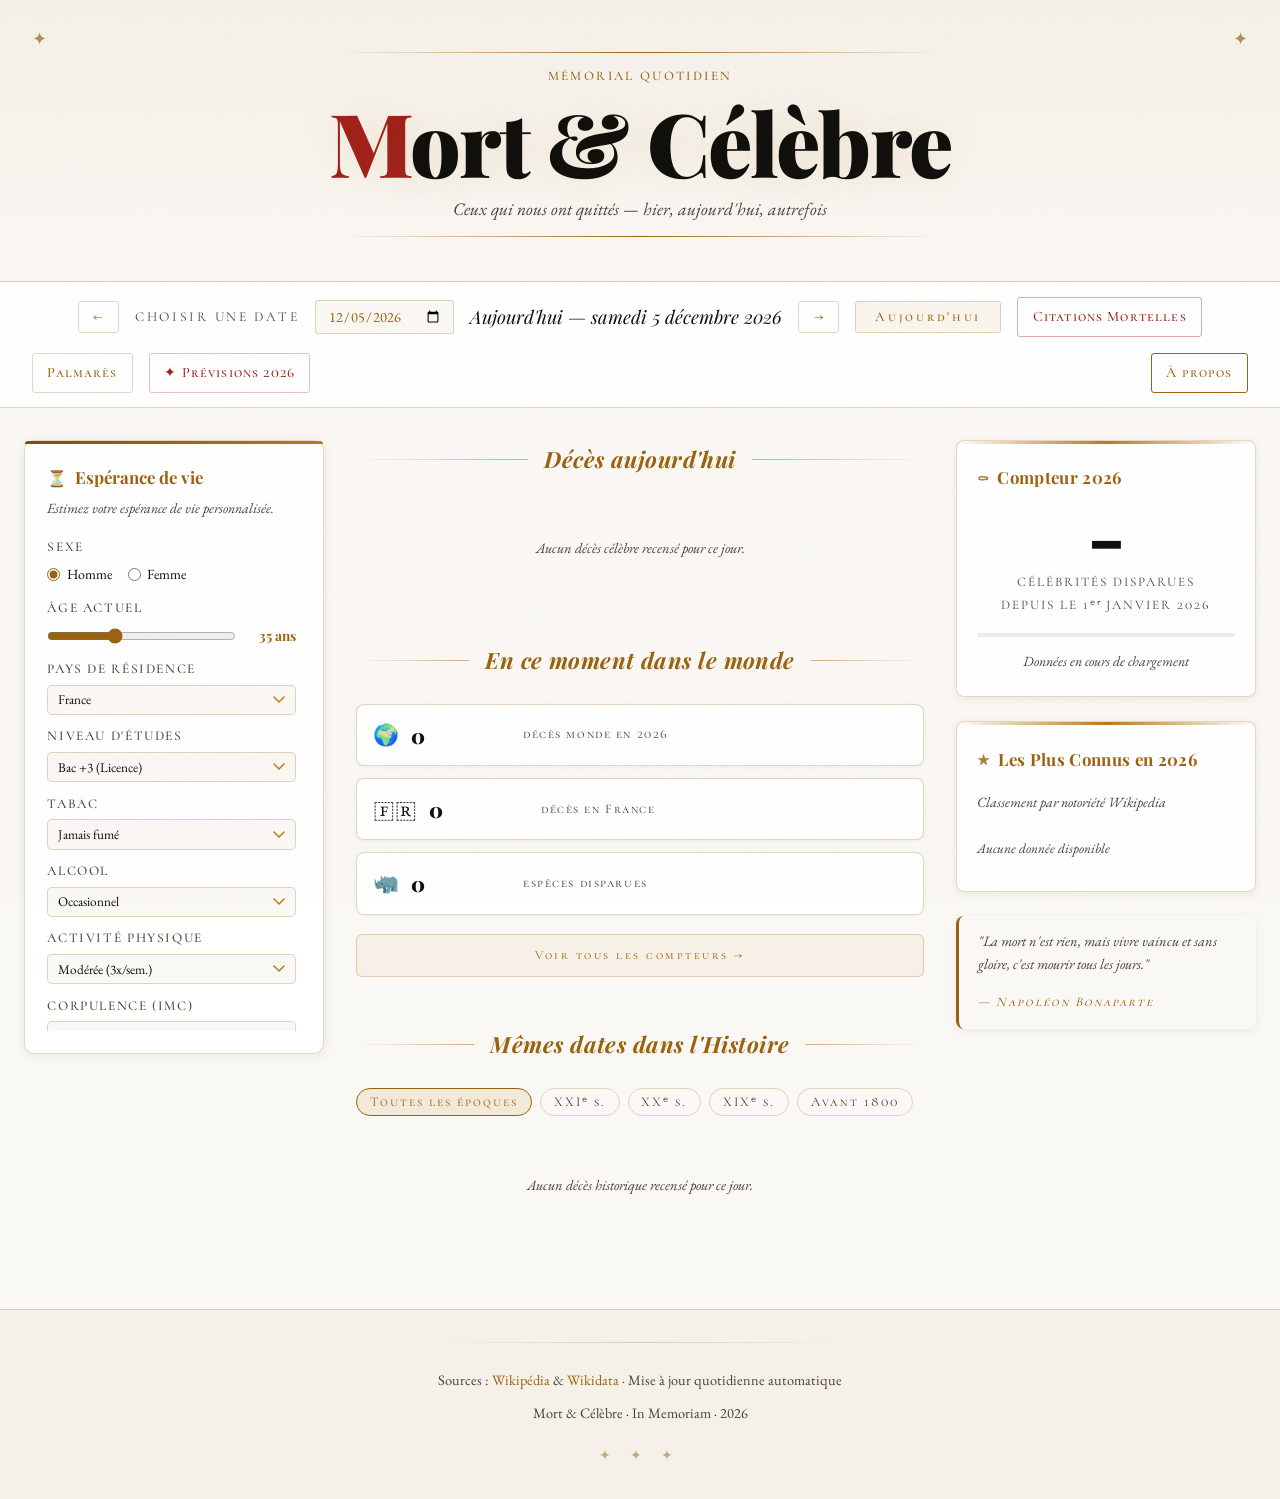
<file: index.html>
<!DOCTYPE html>
<html lang="fr">
<head>
  <meta name="google-adsense-account" content="ca-pub-5509319064903881">
  <meta charset="UTF-8" />
  <meta name="viewport" content="width=device-width, initial-scale=1.0" />
  <title>Mort &amp; Célèbre</title>
  <link rel="preconnect" href="https://fonts.googleapis.com" />
  <link rel="preconnect" href="https://fonts.gstatic.com" crossorigin />
  <link href="https://fonts.googleapis.com/css2?family=Playfair+Display:ital,wght@0,400;0,700;0,900;1,400;1,700&family=EB+Garamond:ital,wght@0,400;0,500;1,400&family=Cormorant+SC:wght@300;400;600&display=swap" rel="stylesheet" />
  <link rel="stylesheet" href="style.css" />
  <script async src="https://pagead2.googlesyndication.com/pagead/js/adsbygoogle.js?client=ca-pub-5509319064903881"
     crossorigin="anonymous"></script>
</head>
<body>

  <!-- Background texture -->
  <div class="noise-overlay"></div>

  <!-- HEADER -->
  <header class="site-header">
    <div class="header-ornament top-left">✦</div>
    <div class="header-ornament top-right">✦</div>
    <div class="header-rule"></div>
    <div class="header-inner">
      <p class="header-kicker">Mémorial Quotidien</p>
      <h1 class="site-title">Mort &amp; Célèbre</h1>
      <p class="header-sub">Ceux qui nous ont quittés — hier, aujourd'hui, autrefois</p>
    </div>
    <div class="header-rule"></div>
  </header>

  <!-- DATE SELECTOR BAR -->
  <nav class="date-nav">
    <div class="date-nav-inner">
      <button class="nav-btn" id="btn-prev" title="Jour précédent">&#8592;</button>
      <div class="date-display">
        <label for="date-picker" class="date-label">Choisir une date</label>
        <input type="date" id="date-picker" class="date-picker" />
        <span class="date-text" id="date-text"></span>
      </div>
      <button class="nav-btn" id="btn-next" title="Jour suivant">&#8594;</button>
      <button class="nav-btn today-btn" id="btn-today">Aujourd'hui</button>
      <a href="citations.html" class="nav-btn citations-btn">Citations Mortelles</a>
      <a href="palmares.html" class="nav-btn palmares-btn">Palmarès</a>
      <a href="previsions.html" class="nav-btn" style="color:var(--red-death);border-color:rgba(184,42,34,0.3)">✦ Prévisions 2026</a>
      <a href="a-propos.html" class="nav-btn about-btn">À propos</a>
    </div>
  </nav>

  <!-- MAIN LAYOUT -->
  <main class="main-layout">

    <!-- CALCULATEUR D'ESPÉRANCE DE VIE (colonne gauche) -->
    <aside class="calc-sidebar">
      <div class="calc-card">
        <div class="calc-title"><span class="calc-title-icon">⏳</span> Espérance de vie</div>
        <p class="calc-subtitle">Estimez votre espérance de vie personnalisée.</p>
        <div class="calc-form">
          <div class="calc-field">
            <label class="calc-label">Sexe</label>
            <div class="calc-radio-group">
              <label class="calc-radio"><input type="radio" name="sexe" value="H" checked> Homme</label>
              <label class="calc-radio"><input type="radio" name="sexe" value="F"> Femme</label>
            </div>
          </div>
          <div class="calc-field">
            <label class="calc-label" for="age">Âge actuel</label>
            <div class="calc-range-wrap">
              <input type="range" id="age" min="1" max="100" value="35" oninput="syncRange(this,'age-val')" class="calc-range">
              <span class="calc-range-val" id="age-val">35 ans</span>
            </div>
          </div>
          <div class="calc-field">
            <label class="calc-label" for="pays">Pays de résidence</label>
            <select id="pays" class="calc-select">
              <option value="france">France</option>
              <option value="belgique">Belgique</option>
              <option value="suisse">Suisse</option>
              <option value="canada">Canada</option>
              <option value="usa">États-Unis</option>
              <option value="japon">Japon</option>
              <option value="allemagne">Allemagne</option>
              <option value="uk">Royaume-Uni</option>
              <option value="italie">Italie</option>
              <option value="espagne">Espagne</option>
              <option value="maroc">Maroc</option>
              <option value="algerie">Algérie</option>
              <option value="russie">Russie</option>
              <option value="bresil">Brésil</option>
              <option value="inde">Inde</option>
              <option value="autre">Autre pays</option>
            </select>
          </div>
          <div class="calc-field">
            <label class="calc-label" for="education">Niveau d'études</label>
            <select id="education" class="calc-select">
              <option value="primaire">Primaire / Sans diplôme</option>
              <option value="brevet">Brevet</option>
              <option value="bac">Baccalauréat</option>
              <option value="bac2">Bac +2</option>
              <option value="bac3" selected>Bac +3 (Licence)</option>
              <option value="bac5">Bac +5 (Master)</option>
              <option value="doctorat">Doctorat</option>
            </select>
          </div>
          <div class="calc-field">
            <label class="calc-label" for="tabac">Tabac</label>
            <select id="tabac" class="calc-select">
              <option value="jamais" selected>Jamais fumé</option>
              <option value="ancien">Ancien fumeur (&gt; 5 ans d'arrêt)</option>
              <option value="leger">Fumeur léger (&lt; 10 cig/j)</option>
              <option value="moyen">Fumeur modéré (10–20 cig/j)</option>
              <option value="fort">Fumeur intensif (&gt; 20 cig/j)</option>
            </select>
          </div>
          <div class="calc-field">
            <label class="calc-label" for="alcool">Alcool</label>
            <select id="alcool" class="calc-select">
              <option value="jamais">Jamais</option>
              <option value="occasionnel" selected>Occasionnel</option>
              <option value="modere">Modéré (1–14 verres/sem.)</option>
              <option value="excessif">Excessif (&gt; 14 verres/sem.)</option>
            </select>
          </div>
          <div class="calc-field">
            <label class="calc-label" for="activite">Activité physique</label>
            <select id="activite" class="calc-select">
              <option value="sedentaire">Sédentaire</option>
              <option value="leger">Légère (1–2x/sem.)</option>
              <option value="modere" selected>Modérée (3x/sem.)</option>
              <option value="intense">Intensive (quotidien)</option>
            </select>
          </div>
          <div class="calc-field">
            <label class="calc-label" for="imc">Corpulence (IMC)</label>
            <select id="imc" class="calc-select">
              <option value="maigreur">Maigreur (&lt; 18,5)</option>
              <option value="normal" selected>Normal (18,5–25)</option>
              <option value="surpoids">Surpoids (25–30)</option>
              <option value="obese1">Obésité modérée (30–35)</option>
              <option value="obese2">Obésité sévère (&gt; 35)</option>
            </select>
          </div>
          <div class="calc-field">
            <label class="calc-label" for="stress">Stress chronique</label>
            <select id="stress" class="calc-select">
              <option value="faible" selected>Faible</option>
              <option value="moyen">Moyen</option>
              <option value="eleve">Élevé</option>
              <option value="tres_eleve">Très élevé</option>
            </select>
          </div>
          <div class="calc-field">
            <label class="calc-label" for="alimentation">Alimentation</label>
            <select id="alimentation" class="calc-select">
              <option value="mauvaise">Mauvaise (ultra-transformé)</option>
              <option value="moyenne" selected>Moyenne</option>
              <option value="bonne">Bonne (équilibrée)</option>
              <option value="excellente">Excellente (méditerranéenne)</option>
            </select>
          </div>
          <div class="calc-field">
            <label class="calc-label" for="sommeil">Sommeil moyen</label>
            <select id="sommeil" class="calc-select">
              <option value="insuffisant">Insuffisant (&lt; 6h)</option>
              <option value="correct" selected>Correct (6–8h)</option>
              <option value="optimal">Optimal (7–9h)</option>
              <option value="excessif">Excessif (&gt; 9h)</option>
            </select>
          </div>
          <div class="calc-field">
            <label class="calc-label" for="lien_social">Liens sociaux</label>
            <select id="lien_social" class="calc-select">
              <option value="isole">Isolé(e)</option>
              <option value="modere" selected>Modérés</option>
              <option value="fort">Forts</option>
            </select>
          </div>
          <div class="calc-field">
            <label class="calc-label" for="antecedents">Antécédents familiaux</label>
            <select id="antecedents" class="calc-select">
              <option value="aucun" selected>Aucun</option>
              <option value="cardio">Maladies cardiovasculaires</option>
              <option value="cancer">Cancers</option>
              <option value="diabete">Diabète</option>
              <option value="multiple">Plusieurs antécédents</option>
            </select>
          </div>
          <button class="calc-btn" onclick="calculerEsperance()">Calculer</button>
        </div>
        <div class="calc-result hidden" id="calc-result">
          <div class="result-age-wrap">
            <div class="result-label">Espérance de vie estimée</div>
            <div class="result-age" id="result-age">–</div>
            <div class="result-annees" id="result-annees">–</div>
          </div>
          <div class="result-bars" id="result-bars"></div>
          <div class="result-disclaimer">⚠️ Estimation statistique. Ne constitue pas un avis médical. Sources : OMS, INSEE, PNAS, The Lancet.</div>
        </div>
      </div>
    </aside>

    <!-- LEFT / CENTER COLUMN -->
    <section class="deaths-column">

      <!-- TODAY SECTION -->
      <div class="section-block" id="section-today">
        <div class="section-header">
          <div class="section-rule"></div>
          <h2 class="section-title" id="today-title">Décès aujourd'hui</h2>
          <div class="section-rule"></div>
        </div>
        <div class="loading-state" id="loading-today">
          <div class="coffin-spinner"></div>
          <p>Consultation des registres…</p>
        </div>
        <div class="cards-grid" id="cards-today"></div>
        <p class="empty-state hidden" id="empty-today">Aucun décès célèbre recensé pour ce jour.</p>
         <script>(adsbygoogle = window.adsbygoogle || []).push({});</script>
      </div>

     <!-- COMPTEURS TEMPS RÉEL -->
<div class="section-block">
  <div class="section-header">
    <div class="section-rule"></div>
    <h2 class="section-title">En ce moment dans le monde</h2>
    <div class="section-rule"></div>
  </div>
  <div class="mini-compteurs">
    <div class="mini-c" id="mc-world">
      <span class="mini-c-icon">🌍</span>
      <span class="mini-c-val" id="mc-world-val">0</span>
      <span class="mini-c-label">décès monde en 2026</span>
    </div>
    <div class="mini-c" id="mc-france">
      <span class="mini-c-icon">🇫🇷</span>
      <span class="mini-c-val" id="mc-france-val">0</span>
      <span class="mini-c-label">décès en France</span>
    </div>
    <div class="mini-c" id="mc-species">
      <span class="mini-c-icon">🦏</span>
      <span class="mini-c-val" id="mc-species-val">0</span>
      <span class="mini-c-label">espèces disparues</span>
    </div>
  </div>
  <a href="compteurs.html" class="compteurs-link-btn">
    Voir tous les compteurs →
  </a>
</div>
      <!-- HISTORICAL SECTION -->
      <div class="section-block" id="section-history">
        <div class="section-header">
          <div class="section-rule"></div>
          <h2 class="section-title">Mêmes dates dans l'Histoire</h2>
          <div class="section-rule"></div>
        </div>
        <div class="year-filter" id="year-filter">
          <button class="year-btn active" data-century="all">Toutes les époques</button>
          <button class="year-btn" data-century="21">XXIᵉ s.</button>
          <button class="year-btn" data-century="20">XXᵉ s.</button>
          <button class="year-btn" data-century="19">XIXᵉ s.</button>
          <button class="year-btn" data-century="old">Avant 1800</button>
        </div>
        <div class="loading-state hidden" id="loading-history">
          <div class="coffin-spinner"></div>
          <p>Fouille des archives…</p>
        </div>
        <div class="timeline-list" id="timeline-history"></div>
        <p class="empty-state hidden" id="empty-history">Aucun décès historique recensé pour ce jour.</p>
      </div>

    </section>

  
    
    <aside class="sidebar">

      <!-- COUNTER 2026 -->
      <div class="sidebar-block counter-block">
        <h3 class="sidebar-title"><span class="sidebar-icon">⚰</span> Compteur 2026</h3>
        <div class="counter-display">
          <div class="counter-number" id="counter-2026">–</div>
          <p class="counter-label">célébrités disparues<br>depuis le 1ᵉʳ janvier 2026</p>
        </div>
        <div class="counter-bar-wrap">
          <div class="counter-bar" id="counter-bar"></div>
        </div>
        <p class="counter-note" id="counter-note">…</p>
      </div>

      <!-- RANKING -->
      <div class="sidebar-block ranking-block">
        <h3 class="sidebar-title"><span class="sidebar-icon">★</span> Les Plus Connus en 2026</h3>
        <p class="ranking-sub">Classement par notoriété Wikipedia</p>
        <ol class="ranking-list" id="ranking-list">
          <li class="ranking-loading">Chargement du panthéon…</li>
        </ol>
      </div>

      <!-- QUOTE -->
      <div class="sidebar-block quote-block">
        <blockquote class="memento-quote">
          <p>"La mort est le seul démocrate parfait. Elle traite chacun avec une égalité absolue."</p>
          <cite>— George Bernard Shaw</cite>
        </blockquote>
      </div>

    </aside>
  </main>

  <!-- FOOTER -->
  <footer class="site-footer">
    <div class="footer-rule"></div>
    <p>Sources : <a href="https://fr.wikipedia.org" target="_blank">Wikipédia</a> &amp; <a href="https://www.wikidata.org" target="_blank">Wikidata</a> · Mise à jour quotidienne automatique</p>
    <p class="footer-copy">Mort &amp; Célèbre · In Memoriam · <span id="footer-year"></span></p>
    <div class="footer-ornament">✦ ✦ ✦</div>
  </footer>

  <script src="app.js"></script>

  <script>
  /* ── CALCULATEUR ESPÉRANCE DE VIE ── */
  const ESPERANCE_BASE = {
    france:    { H: 79.5, F: 85.4 }, belgique:  { H: 79.2, F: 84.0 },
    suisse:    { H: 81.9, F: 85.6 }, canada:    { H: 80.4, F: 84.4 },
    usa:       { H: 75.1, F: 80.5 }, japon:     { H: 81.1, F: 87.1 },
    allemagne: { H: 79.0, F: 83.6 }, uk:        { H: 79.4, F: 83.1 },
    italie:    { H: 80.9, F: 85.2 }, espagne:   { H: 80.7, F: 86.2 },
    maroc:     { H: 74.3, F: 77.1 }, algerie:   { H: 74.5, F: 77.2 },
    russie:    { H: 67.5, F: 77.8 }, bresil:    { H: 72.5, F: 79.4 },
    inde:      { H: 68.4, F: 71.1 }, autre:     { H: 70.0, F: 74.5 },
  };
  const MODIF = {
    education:    { primaire: -2.5, brevet: -1.5, bac: 0, bac2: 0.8, bac3: 1.5, bac5: 2.2, doctorat: 3.0 },
    tabac:        { jamais: 0, ancien: -2.0, leger: -3.5, moyen: -6.0, fort: -10.0 },
    alcool:       { jamais: 0.5, occasionnel: 0, modere: -1.5, excessif: -5.0 },
    activite:     { sedentaire: -3.5, leger: -1.0, modere: 2.0, intense: 3.5 },
    imc:          { maigreur: -2.0, normal: 0, surpoids: -1.5, obese1: -3.0, obese2: -6.0 },
    stress:       { faible: 1.0, moyen: 0, eleve: -2.0, tres_eleve: -4.0 },
    alimentation: { mauvaise: -3.0, moyenne: 0, bonne: 1.5, excellente: 3.0 },
    sommeil:      { insuffisant: -2.5, correct: 0, optimal: 1.0, excessif: -1.0 },
    lien_social:  { isole: -3.0, modere: 0, fort: 2.5 },
    antecedents:  { aucun: 0, cardio: -3.0, cancer: -2.5, diabete: -2.0, multiple: -5.0 },
  };
  function syncRange(el, outId) {
    document.getElementById(outId).textContent = el.value + ' ans';
  }
  function escHtml(s) {
    return String(s||'').replace(/&/g,'&amp;').replace(/</g,'&lt;').replace(/>/g,'&gt;').replace(/"/g,'&quot;');
  }
  function calculerEsperance() {
    const sexe = document.querySelector('input[name="sexe"]:checked').value;
    const age  = parseInt(document.getElementById('age').value);
    const pays = document.getElementById('pays').value;
    const base = (ESPERANCE_BASE[pays] || ESPERANCE_BASE.autre)[sexe];
    let delta = 0;
    const facteurs = [];
    const champs = ['education','tabac','alcool','activite','imc','stress','alimentation','sommeil','lien_social','antecedents'];
    const labels  = {
      education: "Niveau d\'études", tabac: 'Tabac', alcool: 'Alcool',
      activite: 'Activité physique', imc: 'Corpulence', stress: 'Stress',
      alimentation: 'Alimentation', sommeil: 'Sommeil',
      lien_social: 'Liens sociaux', antecedents: 'Antécédents familiaux',
    };
    champs.forEach(champ => {
      const val   = document.getElementById(champ).value;
      const modif = MODIF[champ][val] || 0;
      delta += modif;
      facteurs.push({ label: labels[champ], val, modif });
    });
    let esperance = base + delta;
    if (age > 0) {
      const gainAge = age * 0.05;
      esperance = Math.max(esperance, age + 5) + gainAge * 0.1;
    }
    esperance = Math.min(Math.max(esperance, age + 2), 115);
    const anneesRestantes = Math.max(0, Math.round(esperance - age));
    document.getElementById('result-age').textContent    = Math.round(esperance) + ' ans';
    document.getElementById('result-annees').textContent = 'Il vous reste environ ' + anneesRestantes + ' an' + (anneesRestantes > 1 ? 's' : '') + ' à vivre';
    const barsEl = document.getElementById('result-bars');
    barsEl.innerHTML = '';
    facteurs
      .filter(f => f.modif !== 0)
      .sort((a, b) => Math.abs(b.modif) - Math.abs(a.modif))
      .forEach(f => {
        const isPos = f.modif > 0;
        const pct   = Math.min(Math.abs(f.modif) / 10 * 100, 100);
        const color = isPos ? 'var(--green)' : 'var(--red-light)';
        const sign  = isPos ? '+' : '';
        barsEl.innerHTML += '<div class="result-factor"><div class="result-factor-top"><span class="result-factor-label">' + escHtml(f.label) + '</span><span class="result-factor-val" style="color:' + color + '">' + sign + f.modif.toFixed(1) + ' ans</span></div><div class="result-factor-bar-wrap"><div class="result-factor-bar" style="width:' + pct + '%;background:' + color + '"></div></div></div>';
      });
    barsEl.innerHTML += '<div class="result-base-note">Base (' + pays + ', ' + (sexe === 'H' ? 'homme' : 'femme') + ') : ' + base + ' ans · Modificateur : ' + (delta >= 0 ? '+' : '') + delta.toFixed(1) + ' ans</div>';
    document.getElementById('calc-result').classList.remove('hidden');
    document.getElementById('calc-result').scrollIntoView({ behavior: 'smooth', block: 'nearest' });
  }
  </script>

</body>
</html>
</file>
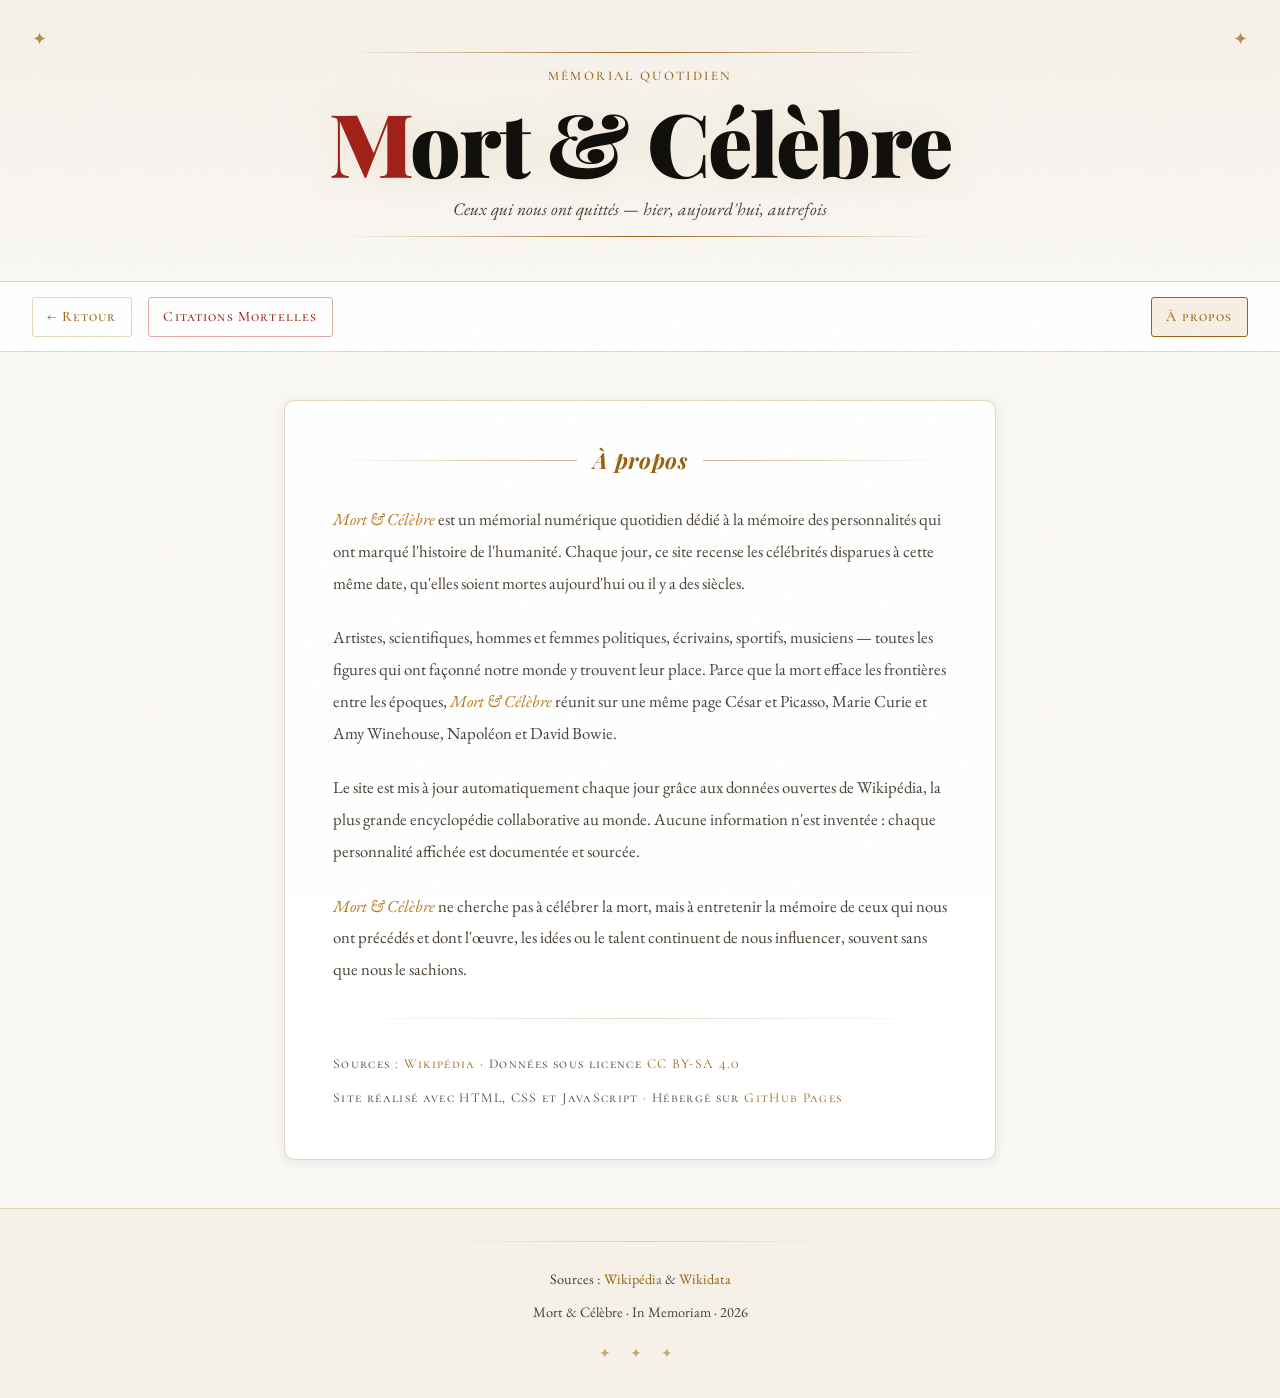
<file: a-propos.html>
<!DOCTYPE html>
<html lang="fr">
<head>
  <meta charset="UTF-8" />
  <meta name="viewport" content="width=device-width, initial-scale=1.0" />
  <title>À propos — Mort &amp; Célèbre</title>
  <link rel="preconnect" href="https://fonts.googleapis.com" />
  <link rel="preconnect" href="https://fonts.gstatic.com" crossorigin />
  <link href="https://fonts.googleapis.com/css2?family=Playfair+Display:ital,wght@0,400;0,700;0,900;1,400;1,700&family=EB+Garamond:ital,wght@0,400;0,500;1,400&family=Cormorant+SC:wght@300;400;600&display=swap" rel="stylesheet" />
  <link rel="stylesheet" href="style.css" />
  <script async src="https://pagead2.googlesyndication.com/pagead/js/adsbygoogle.js?client=ca-pub-5509319064903881" crossorigin="anonymous"></script>
</head>
<body>

  <div class="noise-overlay"></div>

  <!-- HEADER -->
  <header class="site-header">
    <div class="header-ornament top-left">✦</div>
    <div class="header-ornament top-right">✦</div>
    <div class="header-rule"></div>
    <div class="header-inner">
      <p class="header-kicker">Mémorial Quotidien</p>
      <h1 class="site-title"><a href="index.html" style="text-decoration:none;color:inherit">Mort &amp; Célèbre</a></h1>
      <p class="header-sub">Ceux qui nous ont quittés — hier, aujourd'hui, autrefois</p>
    </div>
    <div class="header-rule"></div>
  </header>

  <!-- NAV -->
  <nav class="date-nav">
    <div class="date-nav-inner">
      <a href="index.html" class="nav-btn">← Retour</a>
      <a href="citations.html" class="nav-btn citations-btn">Citations Mortelles</a>
      <a href="a-propos.html" class="nav-btn about-btn active-nav">À propos</a>
    </div>
  </nav>

  <!-- CONTENU -->
  <main class="about-page-main">
    <article class="about-article">

      <div class="section-header">
        <div class="section-rule"></div>
        <h2 class="section-title">À propos</h2>
        <div class="section-rule"></div>
      </div>

      <div class="about-body">
        <p><em>Mort &amp; Célèbre</em> est un mémorial numérique quotidien dédié à la mémoire des personnalités qui ont marqué l'histoire de l'humanité. Chaque jour, ce site recense les célébrités disparues à cette même date, qu'elles soient mortes aujourd'hui ou il y a des siècles.</p>

        <p>Artistes, scientifiques, hommes et femmes politiques, écrivains, sportifs, musiciens — toutes les figures qui ont façonné notre monde y trouvent leur place. Parce que la mort efface les frontières entre les époques, <em>Mort &amp; Célèbre</em> réunit sur une même page César et Picasso, Marie Curie et Amy Winehouse, Napoléon et David Bowie.</p>

        <p>Le site est mis à jour automatiquement chaque jour grâce aux données ouvertes de Wikipédia, la plus grande encyclopédie collaborative au monde. Aucune information n'est inventée : chaque personnalité affichée est documentée et sourcée.</p>

        <p><em>Mort &amp; Célèbre</em> ne cherche pas à célébrer la mort, mais à entretenir la mémoire de ceux qui nous ont précédés et dont l'œuvre, les idées ou le talent continuent de nous influencer, souvent sans que nous le sachions.</p>

        <div class="about-divider"></div>

        <p class="about-meta">Sources : <a href="https://fr.wikipedia.org" target="_blank">Wikipédia</a> · Données sous licence <a href="https://creativecommons.org/licenses/by-sa/4.0/deed.fr" target="_blank">CC BY-SA 4.0</a></p>
        <p class="about-meta">Site réalisé avec HTML, CSS et JavaScript · Hébergé sur <a href="https://pages.github.com" target="_blank">GitHub Pages</a></p>
      </div>

    </article>
  </main>

  <!-- FOOTER -->
  <footer class="site-footer">
    <div class="footer-rule"></div>
    <p>Sources : <a href="https://fr.wikipedia.org" target="_blank">Wikipédia</a> &amp; <a href="https://www.wikidata.org" target="_blank">Wikidata</a></p>
    <p class="footer-copy">Mort &amp; Célèbre · In Memoriam · <span id="footer-year"></span></p>
    <div class="footer-ornament">✦ ✦ ✦</div>
  </footer>

  <script>
    document.getElementById('footer-year').textContent = new Date().getFullYear();
  </script>

</body>
</html>
</file>
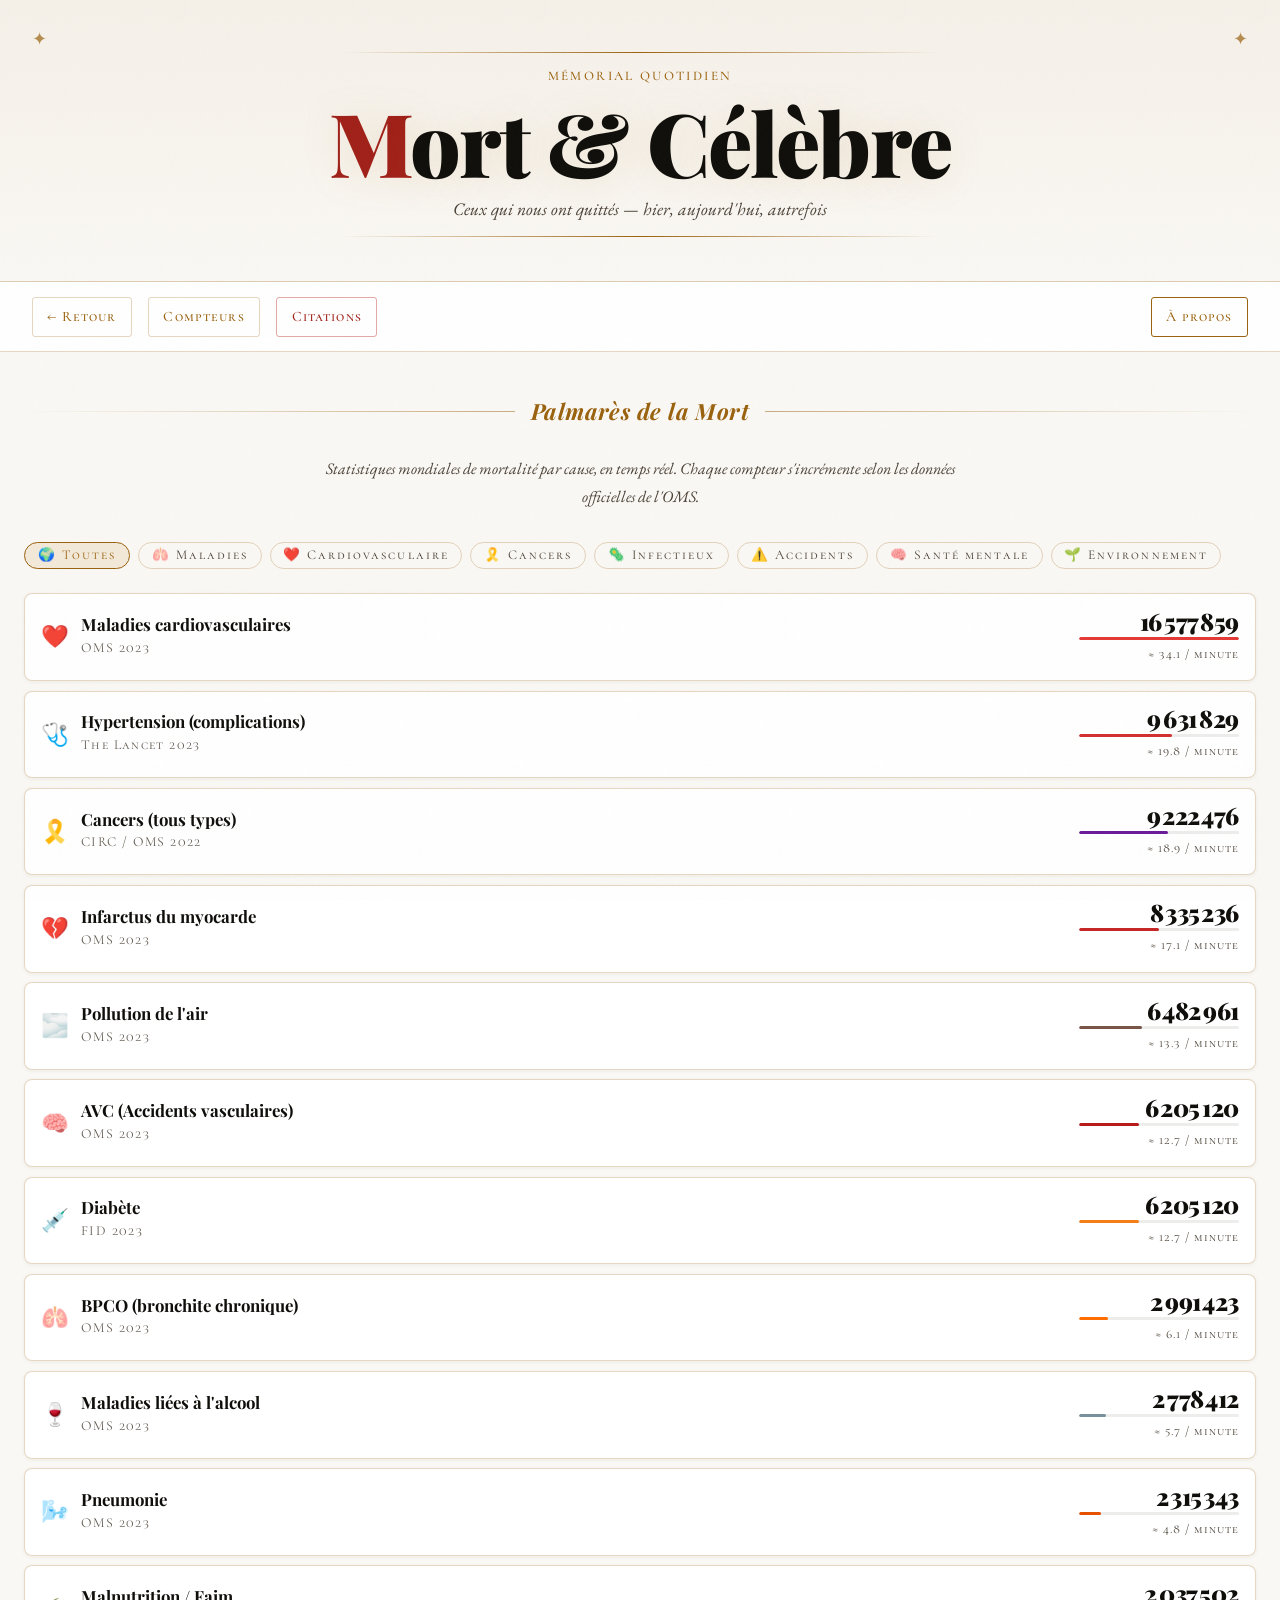
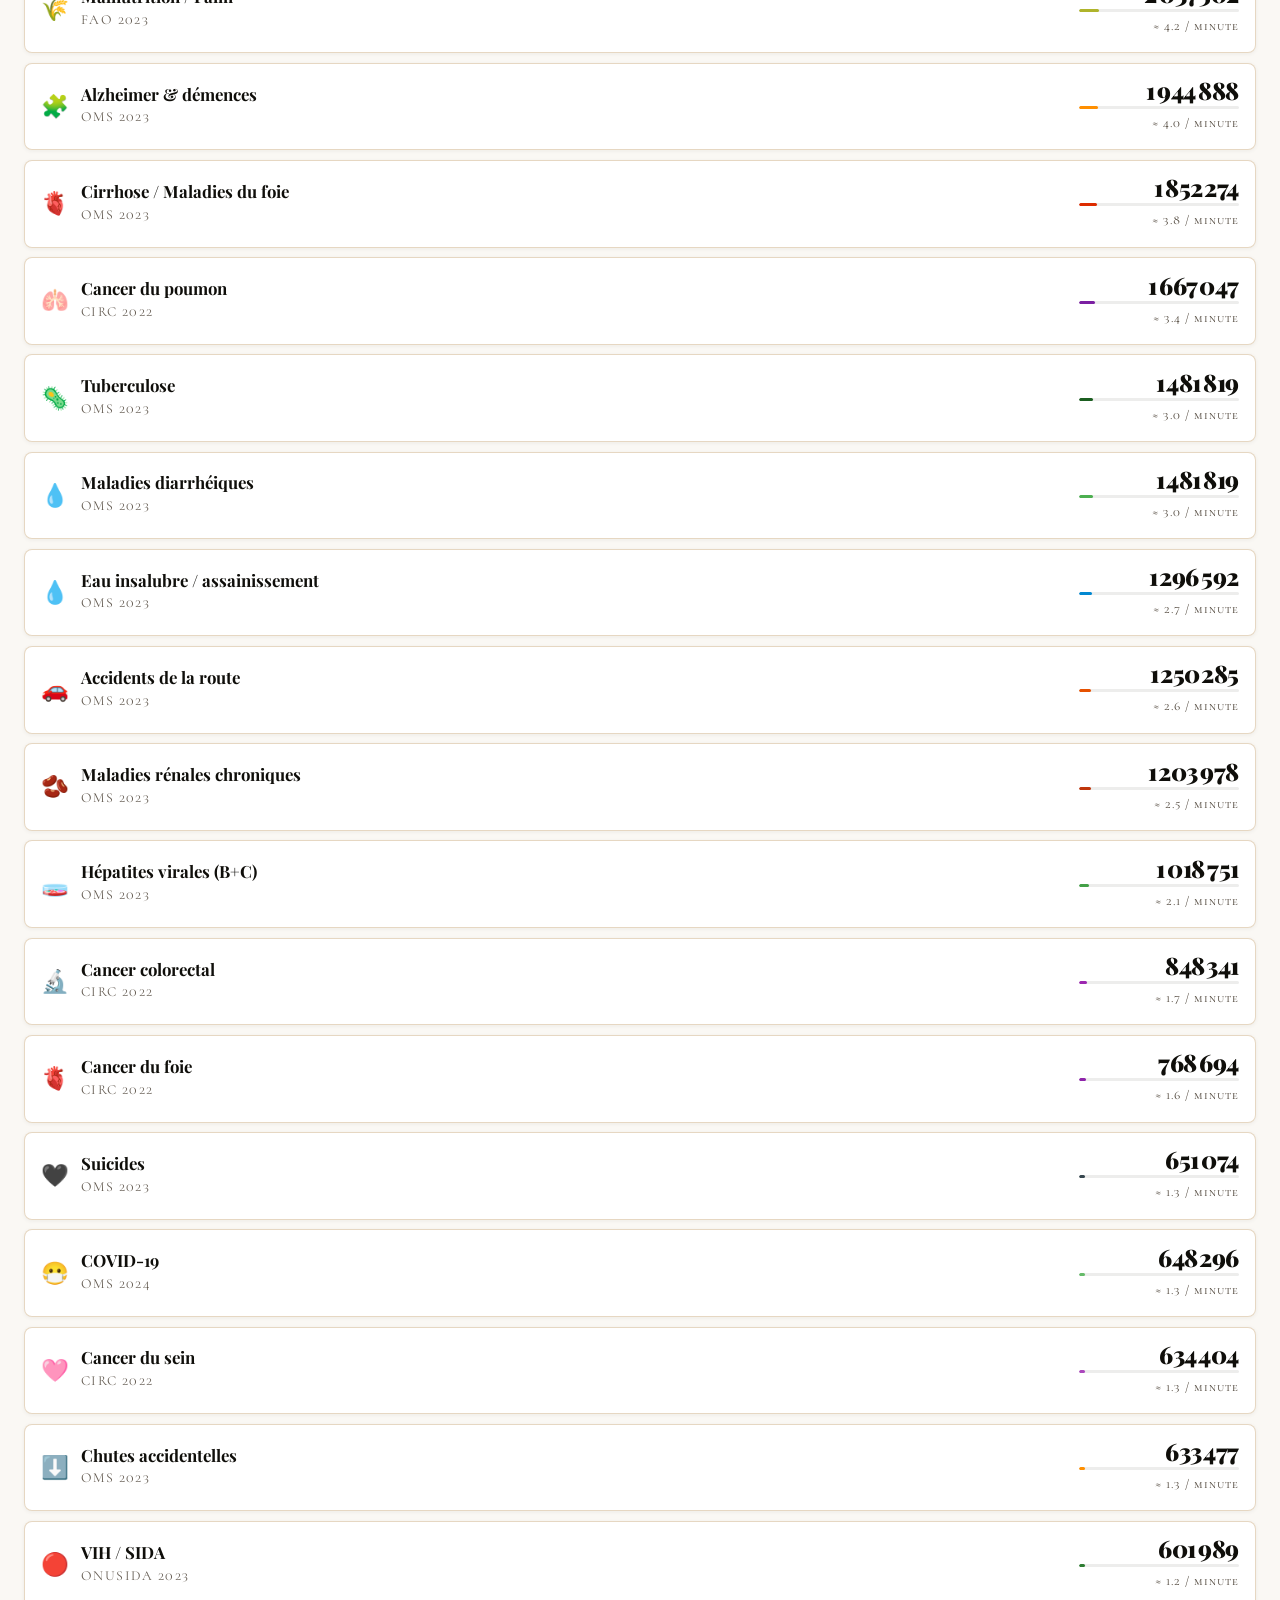
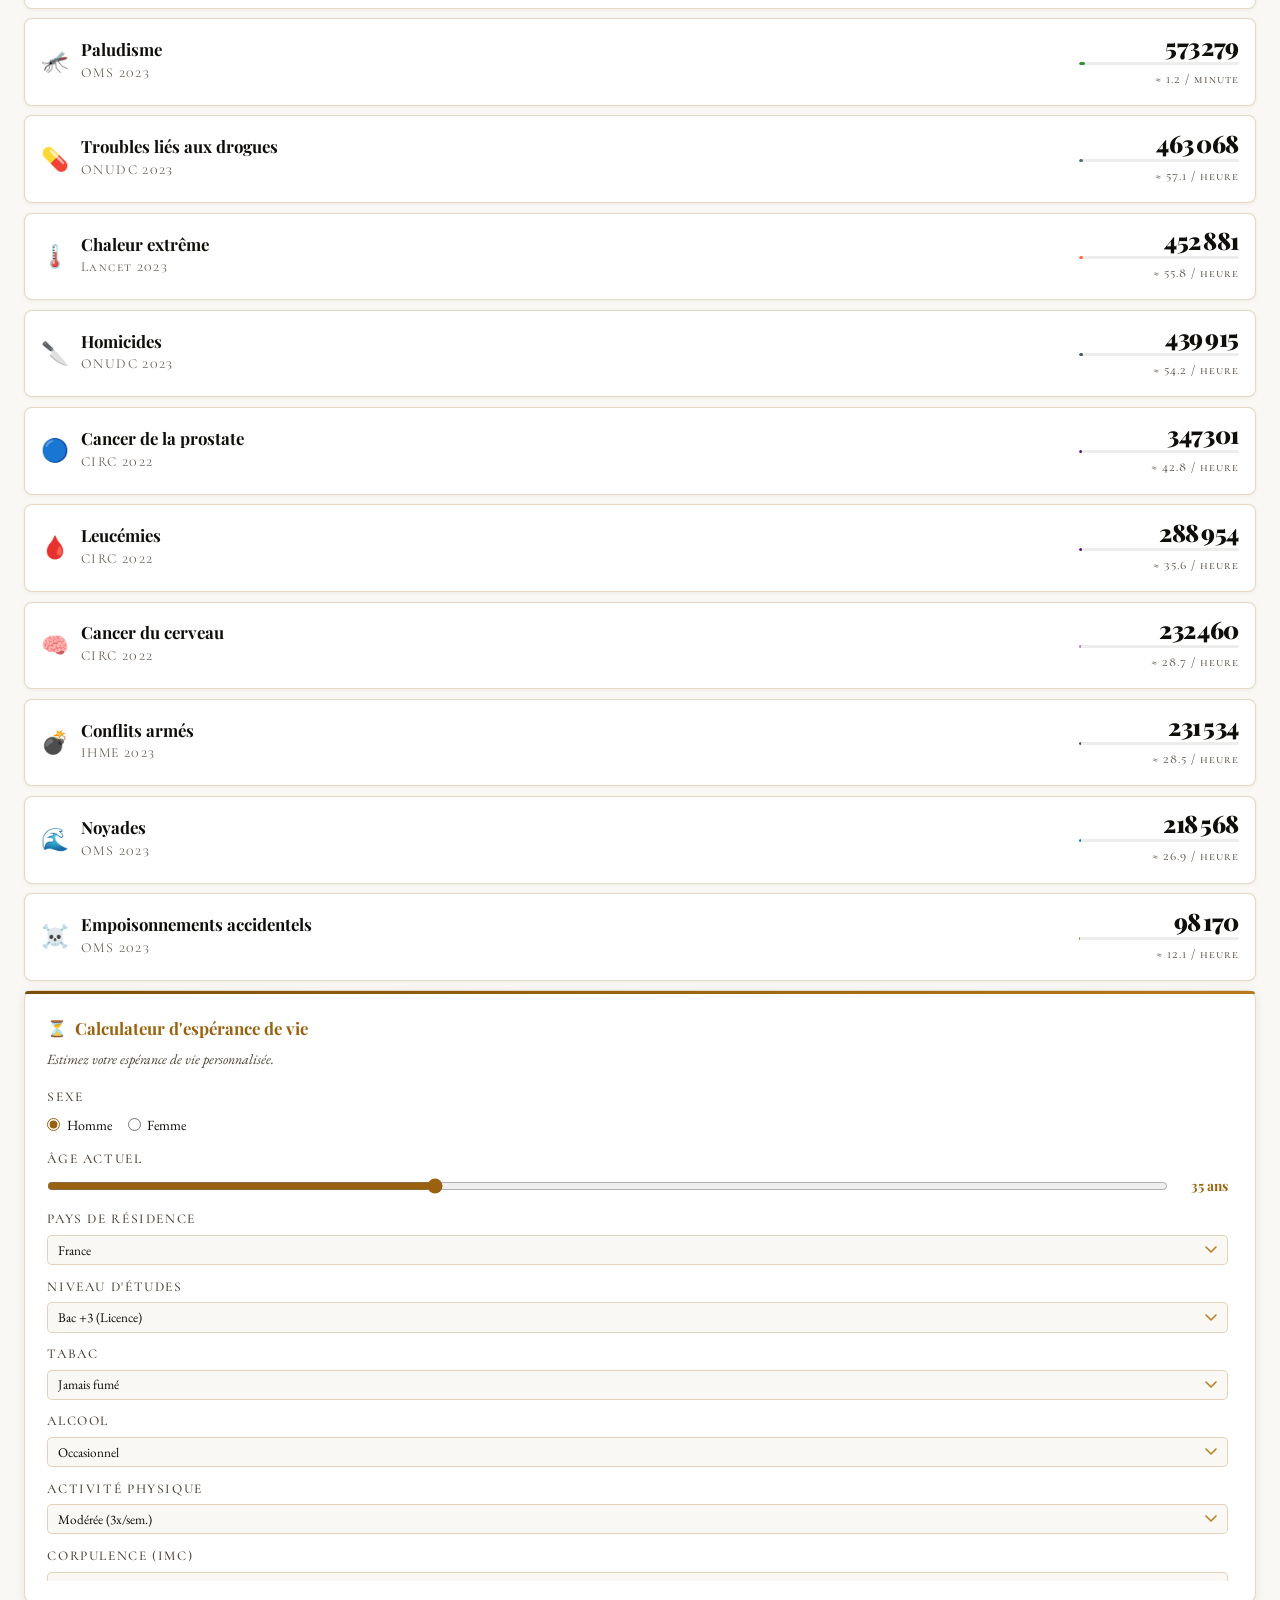
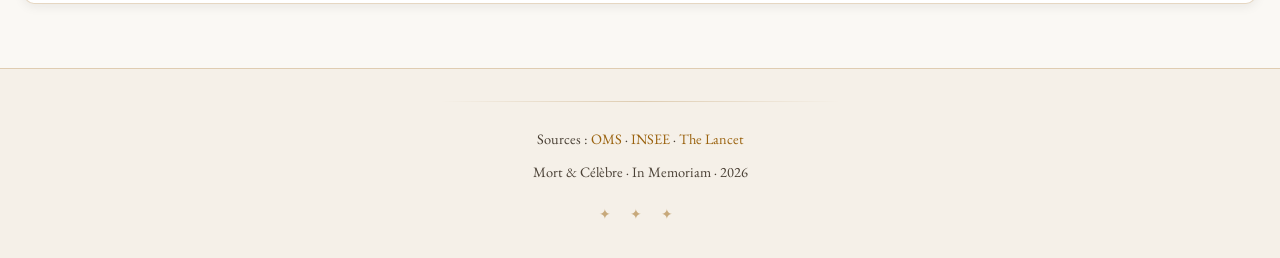
<file: calculateurvie.html>
<!DOCTYPE html>
<html lang="fr">
<head>
  <meta charset="UTF-8" />
  <meta name="viewport" content="width=device-width, initial-scale=1.0" />
  <title>Palmarès de la Mort — Mort &amp; Célèbre</title>
  <link rel="preconnect" href="https://fonts.googleapis.com" />
  <link rel="preconnect" href="https://fonts.gstatic.com" crossorigin />
  <link href="https://fonts.googleapis.com/css2?family=Playfair+Display:ital,wght@0,400;0,700;0,900;1,400;1,700&family=EB+Garamond:ital,wght@0,400;0,500;1,400&family=Cormorant+SC:wght@300;400;600&display=swap" rel="stylesheet" />
  <link rel="stylesheet" href="style.css" />
  <link rel="stylesheet" href="palmares.css" />
  <script async src="https://pagead2.googlesyndication.com/pagead/js/adsbygoogle.js?client=ca-pub-5509319064903881" crossorigin="anonymous"></script>
</head>
<body>
  <div class="noise-overlay"></div>
  <header class="site-header">
    <div class="header-ornament top-left">✦</div>
    <div class="header-ornament top-right">✦</div>
    <div class="header-rule"></div>
    <div class="header-inner">
      <p class="header-kicker">Mémorial Quotidien</p>
      <h1 class="site-title"><a href="index.html" style="text-decoration:none;color:inherit">Mort &amp; Célèbre</a></h1>
      <p class="header-sub">Ceux qui nous ont quittés — hier, aujourd'hui, autrefois</p>
    </div>
    <div class="header-rule"></div>
  </header>
  <nav class="date-nav">
    <div class="date-nav-inner">
      <a href="index.html" class="nav-btn">← Retour</a>
      <a href="compteurs.html" class="nav-btn">Compteurs</a>
      <a href="citations.html" class="nav-btn citations-btn">Citations</a>
      <a href="a-propos.html" class="nav-btn about-btn">À propos</a>
    </div>
  </nav>
  <main class="palmares-main">
    <div class="palmares-header">
      <div class="section-header">
        <div class="section-rule"></div>
        <h2 class="section-title">Palmarès de la Mort</h2>
        <div class="section-rule"></div>
      </div>
      <p class="palmares-intro">Statistiques mondiales de mortalité par cause, en temps réel. Chaque compteur s'incrémente selon les données officielles de l'OMS.</p>
    </div>
    <div class="palmares-layout">
      <!-- COMPTEURS -->
      <section class="palmares-counters">
        <div class="cat-filters" id="cat-filters"></div>
        <div id="counters-list"></div>
      </section>
      <!-- CALCULATEUR -->
      <aside class="palmares-calc">
        <div class="calc-card">
          <div class="calc-title"><span class="calc-title-icon">⏳</span> Calculateur d'espérance de vie</div>
          <p class="calc-subtitle">Estimez votre espérance de vie personnalisée.</p>
          <div class="calc-form">
            <div class="calc-field">
              <label class="calc-label">Sexe</label>
              <div class="calc-radio-group">
                <label class="calc-radio"><input type="radio" name="sexe" value="H" checked> Homme</label>
                <label class="calc-radio"><input type="radio" name="sexe" value="F"> Femme</label>
              </div>
            </div>
            <div class="calc-field">
              <label class="calc-label" for="age">Âge actuel</label>
              <div class="calc-range-wrap">
                <input type="range" id="age" min="1" max="100" value="35" oninput="syncRange(this,'age-val')" class="calc-range">
                <span class="calc-range-val" id="age-val">35 ans</span>
              </div>
            </div>
            <div class="calc-field">
              <label class="calc-label" for="pays">Pays de résidence</label>
              <select id="pays" class="calc-select">
                <option value="france">France</option>
                <option value="belgique">Belgique</option>
                <option value="suisse">Suisse</option>
                <option value="canada">Canada</option>
                <option value="usa">États-Unis</option>
                <option value="japon">Japon</option>
                <option value="allemagne">Allemagne</option>
                <option value="uk">Royaume-Uni</option>
                <option value="italie">Italie</option>
                <option value="espagne">Espagne</option>
                <option value="maroc">Maroc</option>
                <option value="algerie">Algérie</option>
                <option value="russie">Russie</option>
                <option value="bresil">Brésil</option>
                <option value="inde">Inde</option>
                <option value="autre">Autre pays</option>
              </select>
            </div>
            <div class="calc-field">
              <label class="calc-label" for="education">Niveau d'études</label>
              <select id="education" class="calc-select">
                <option value="primaire">Primaire / Sans diplôme</option>
                <option value="brevet">Brevet</option>
                <option value="bac">Baccalauréat</option>
                <option value="bac2">Bac +2</option>
                <option value="bac3" selected>Bac +3 (Licence)</option>
                <option value="bac5">Bac +5 (Master)</option>
                <option value="doctorat">Doctorat</option>
              </select>
            </div>
            <div class="calc-field">
              <label class="calc-label" for="tabac">Tabac</label>
              <select id="tabac" class="calc-select">
                <option value="jamais" selected>Jamais fumé</option>
                <option value="ancien">Ancien fumeur (&gt; 5 ans d'arrêt)</option>
                <option value="leger">Fumeur léger (&lt; 10 cig/j)</option>
                <option value="moyen">Fumeur modéré (10–20 cig/j)</option>
                <option value="fort">Fumeur intensif (&gt; 20 cig/j)</option>
              </select>
            </div>
            <div class="calc-field">
              <label class="calc-label" for="alcool">Alcool</label>
              <select id="alcool" class="calc-select">
                <option value="jamais">Jamais</option>
                <option value="occasionnel" selected>Occasionnel</option>
                <option value="modere">Modéré (1–14 verres/sem.)</option>
                <option value="excessif">Excessif (&gt; 14 verres/sem.)</option>
              </select>
            </div>
            <div class="calc-field">
              <label class="calc-label" for="activite">Activité physique</label>
              <select id="activite" class="calc-select">
                <option value="sedentaire">Sédentaire</option>
                <option value="leger">Légère (1–2x/sem.)</option>
                <option value="modere" selected>Modérée (3x/sem.)</option>
                <option value="intense">Intensive (quotidien)</option>
              </select>
            </div>
            <div class="calc-field">
              <label class="calc-label" for="imc">Corpulence (IMC)</label>
              <select id="imc" class="calc-select">
                <option value="maigreur">Maigreur (&lt; 18,5)</option>
                <option value="normal" selected>Normal (18,5–25)</option>
                <option value="surpoids">Surpoids (25–30)</option>
                <option value="obese1">Obésité modérée (30–35)</option>
                <option value="obese2">Obésité sévère (&gt; 35)</option>
              </select>
            </div>
            <div class="calc-field">
              <label class="calc-label" for="stress">Stress chronique</label>
              <select id="stress" class="calc-select">
                <option value="faible" selected>Faible</option>
                <option value="moyen">Moyen</option>
                <option value="eleve">Élevé</option>
                <option value="tres_eleve">Très élevé</option>
              </select>
            </div>
            <div class="calc-field">
              <label class="calc-label" for="alimentation">Alimentation</label>
              <select id="alimentation" class="calc-select">
                <option value="mauvaise">Mauvaise (ultra-transformé)</option>
                <option value="moyenne" selected>Moyenne</option>
                <option value="bonne">Bonne (équilibrée)</option>
                <option value="excellente">Excellente (méditerranéenne)</option>
              </select>
            </div>
            <div class="calc-field">
              <label class="calc-label" for="sommeil">Sommeil moyen</label>
              <select id="sommeil" class="calc-select">
                <option value="insuffisant">Insuffisant (&lt; 6h)</option>
                <option value="correct" selected>Correct (6–8h)</option>
                <option value="optimal">Optimal (7–9h)</option>
                <option value="excessif">Excessif (&gt; 9h)</option>
              </select>
            </div>
            <div class="calc-field">
              <label class="calc-label" for="lien_social">Liens sociaux</label>
              <select id="lien_social" class="calc-select">
                <option value="isole">Isolé(e)</option>
                <option value="modere" selected>Modérés</option>
                <option value="fort">Forts</option>
              </select>
            </div>
            <div class="calc-field">
              <label class="calc-label" for="antecedents">Antécédents familiaux</label>
              <select id="antecedents" class="calc-select">
                <option value="aucun" selected>Aucun</option>
                <option value="cardio">Maladies cardiovasculaires</option>
                <option value="cancer">Cancers</option>
                <option value="diabete">Diabète</option>
                <option value="multiple">Plusieurs antécédents</option>
              </select>
            </div>
            <button class="calc-btn" onclick="calculerEsperance()">Calculer mon espérance de vie</button>
          </div>
          <div class="calc-result hidden" id="calc-result">
            <div class="result-age-wrap">
              <div class="result-label">Espérance de vie estimée</div>
              <div class="result-age" id="result-age">–</div>
              <div class="result-annees" id="result-annees">–</div>
            </div>
            <div class="result-bars" id="result-bars"></div>
            <div class="result-disclaimer">⚠️ Estimation statistique basée sur des moyennes épidémiologiques. Ne constitue pas un avis médical. Sources : OMS, INSEE, PNAS, The Lancet.</div>
          </div>
        </div>
      </aside>
    </div>
  </main>
  <footer class="site-footer">
    <div class="footer-rule"></div>
    <p>Sources : <a href="https://www.who.int/fr" target="_blank">OMS</a> · <a href="https://www.insee.fr" target="_blank">INSEE</a> · <a href="https://www.thelancet.com" target="_blank">The Lancet</a></p>
    <p class="footer-copy">Mort &amp; Célèbre · In Memoriam · <span id="footer-year"></span></p>
    <div class="footer-ornament">✦ ✦ ✦</div>
  </footer>
  <script src="palmares.js"></script>
</body>
</html>
</file>
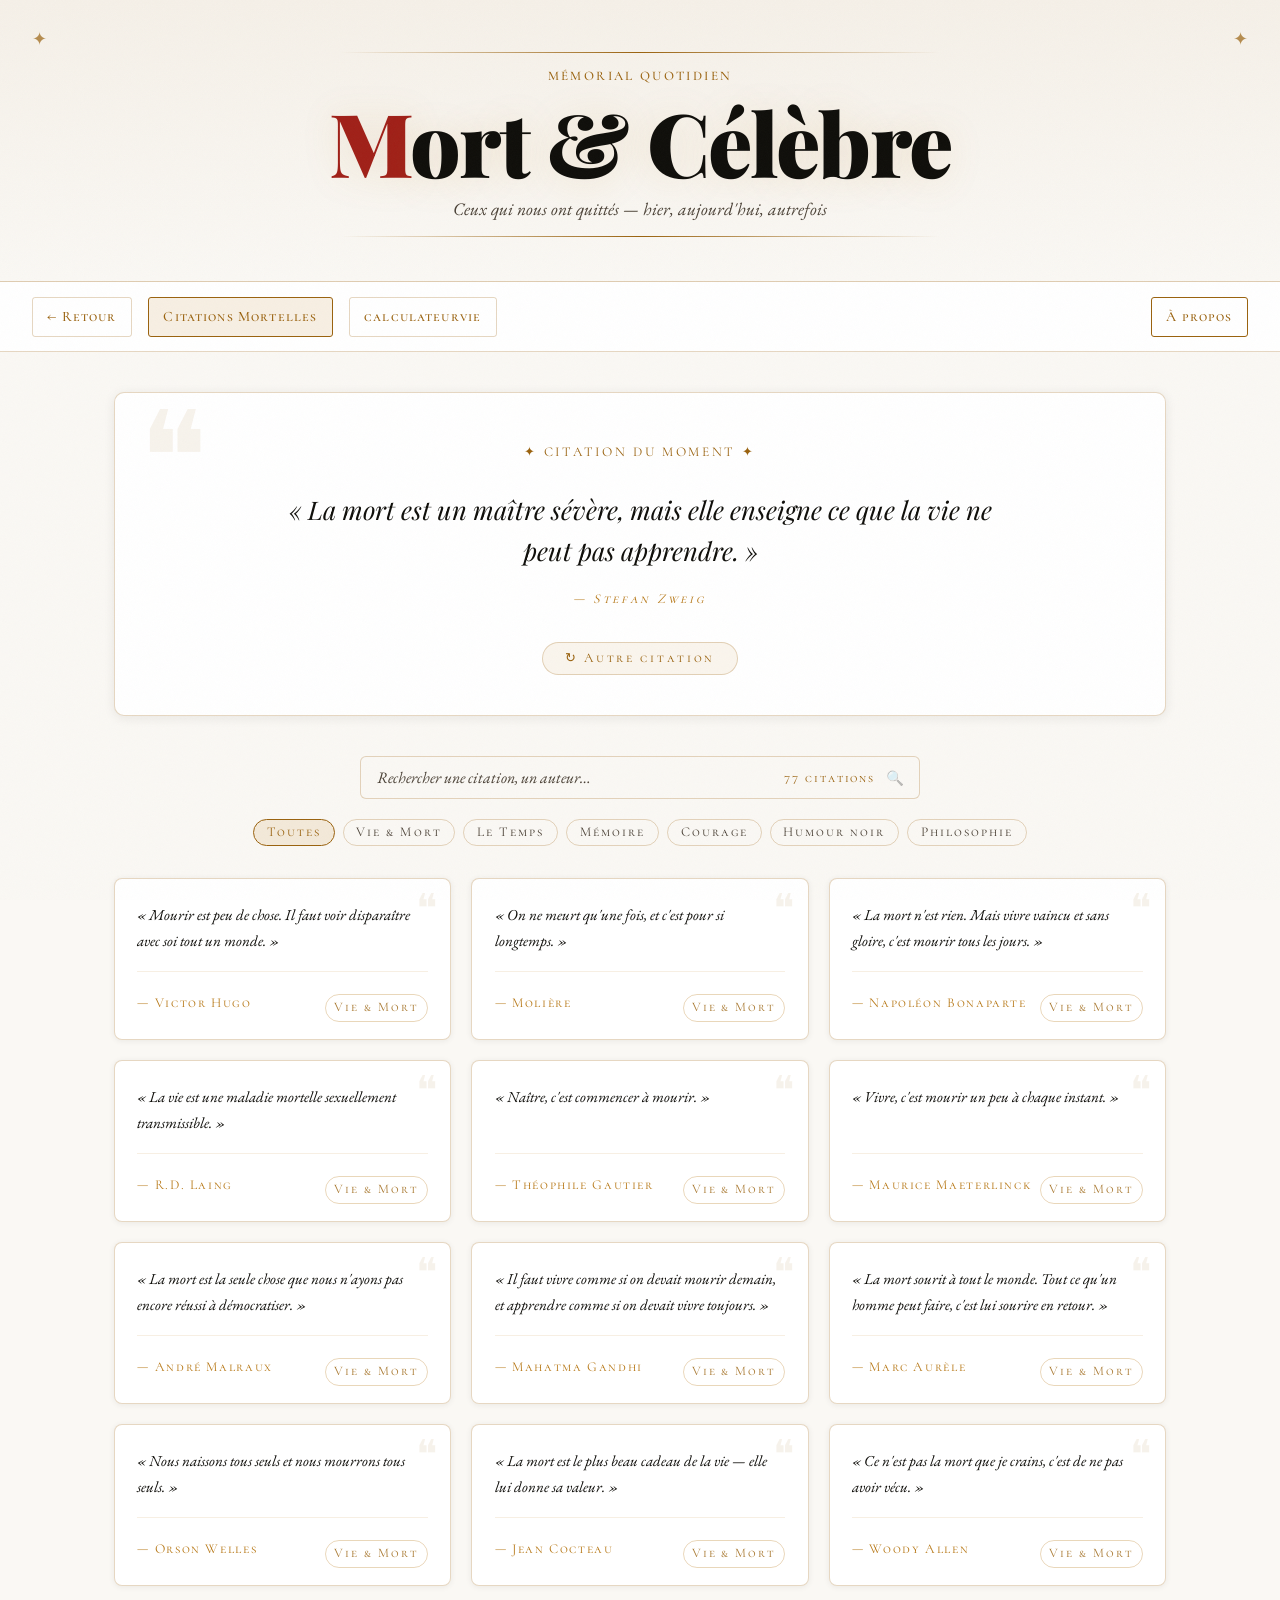
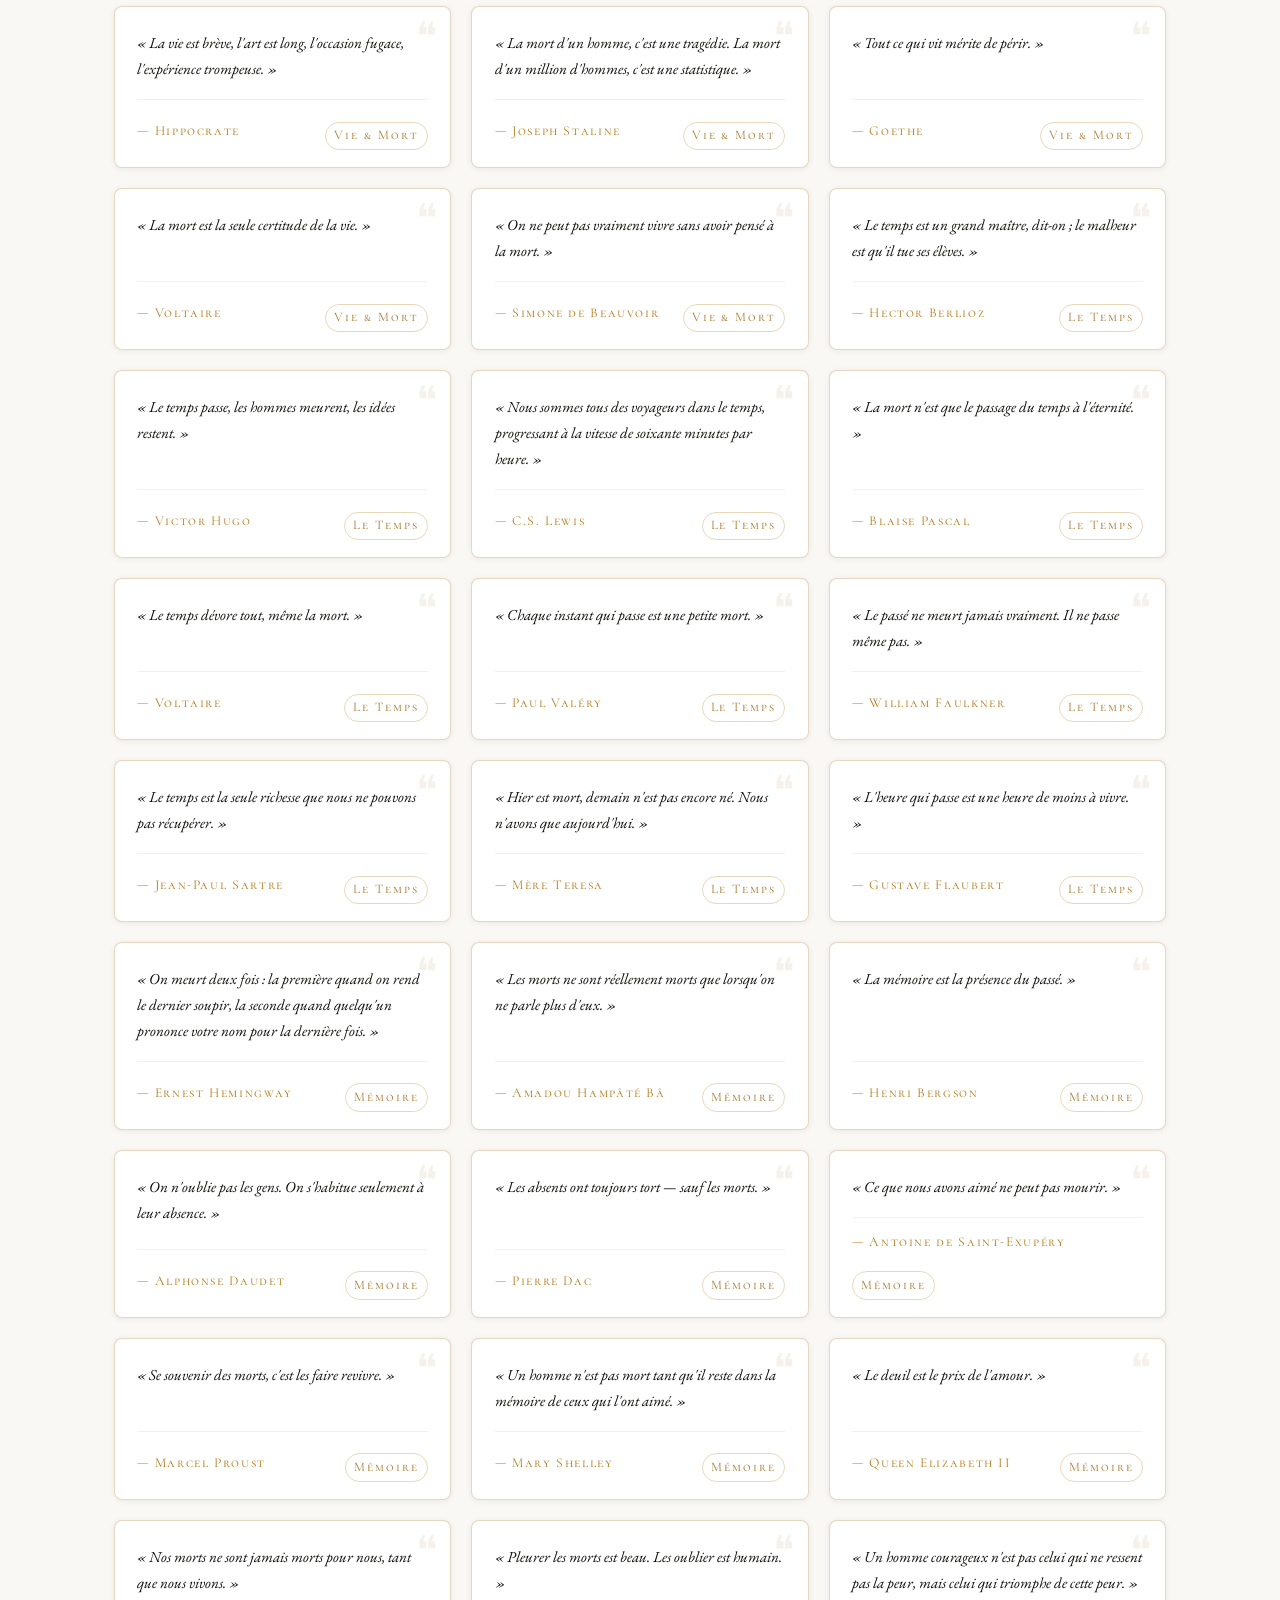
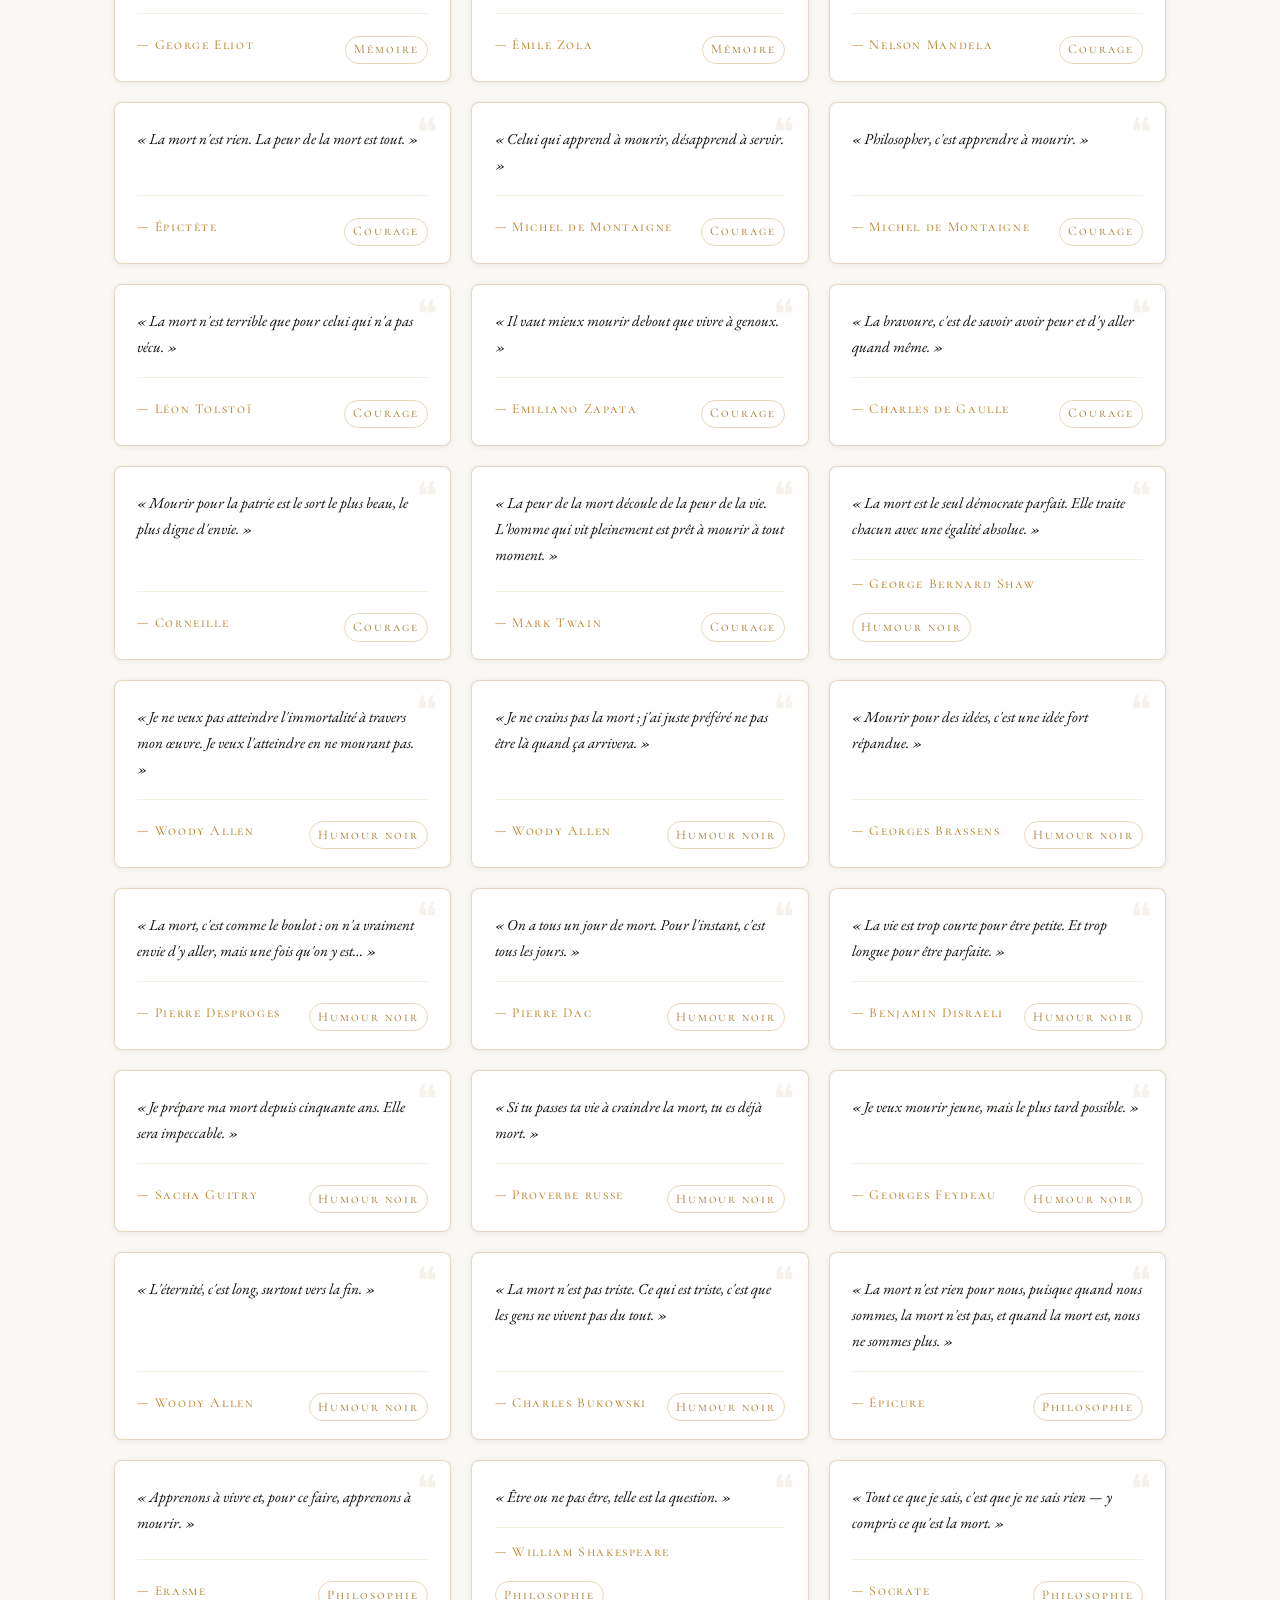
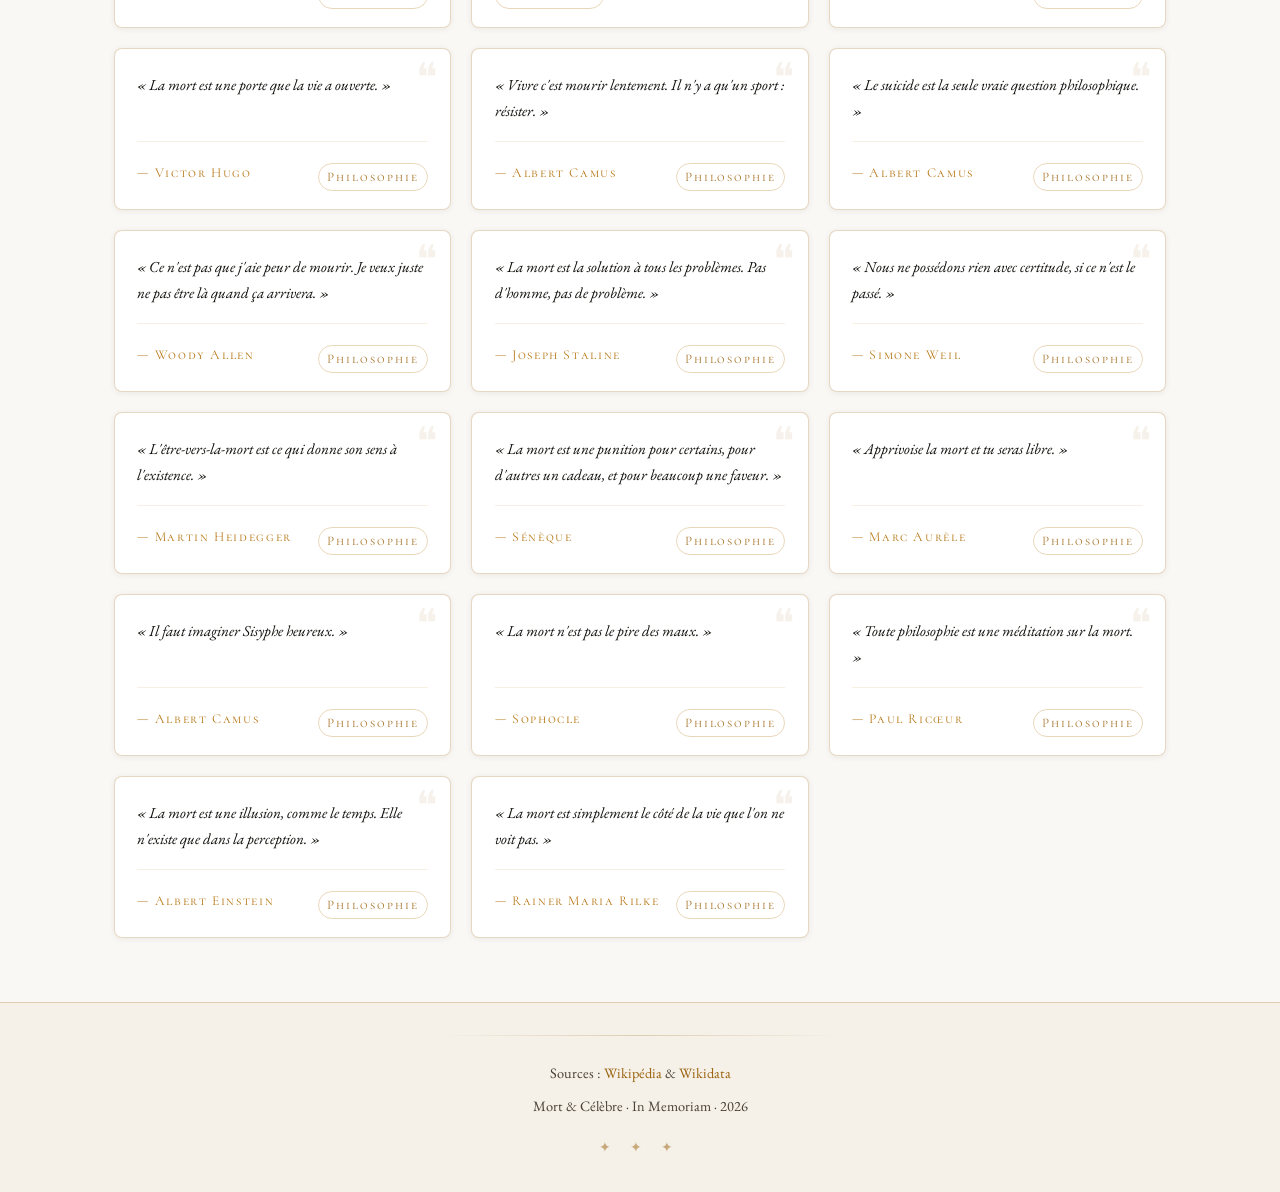
<file: citations.html>
<!DOCTYPE html>
<html lang="fr">
<head>
  <meta charset="UTF-8" />
  <meta name="viewport" content="width=device-width, initial-scale=1.0" />
  <title>Citations Mortelles — Mort &amp; Célèbre</title>
  <link rel="preconnect" href="https://fonts.googleapis.com" />
  <link rel="preconnect" href="https://fonts.gstatic.com" crossorigin />
  <link href="https://fonts.googleapis.com/css2?family=Playfair+Display:ital,wght@0,400;0,700;0,900;1,400;1,700&family=EB+Garamond:ital,wght@0,400;0,500;1,400&family=Cormorant+SC:wght@300;400;600&display=swap" rel="stylesheet" />
  <link rel="stylesheet" href="style.css" />
  <script async src="https://pagead2.googlesyndication.com/pagead/js/adsbygoogle.js?client=ca-pub-5509319064903881" crossorigin="anonymous"></script>
</head>
<body>

  <div class="noise-overlay"></div>

  <header class="site-header">
    <div class="header-ornament top-left">✦</div>
    <div class="header-ornament top-right">✦</div>
    <div class="header-rule"></div>
    <div class="header-inner">
      <p class="header-kicker">Mémorial Quotidien</p>
      <h1 class="site-title"><a href="index.html" style="text-decoration:none;color:inherit">Mort &amp; Célèbre</a></h1>
      <p class="header-sub">Ceux qui nous ont quittés — hier, aujourd'hui, autrefois</p>
    </div>
    <div class="header-rule"></div>
  </header>

  <nav class="date-nav">
    <div class="date-nav-inner">
      <a href="index.html" class="nav-btn">← Retour</a>
      <a href="citations.html" class="nav-btn citations-btn active-nav">Citations Mortelles</a>
      <a href="calculateurvie.html" class="nav-btn calculateurvie-btn">calculateurvie</a>
      <a href="a-propos.html" class="nav-btn about-btn">À propos</a>
    </div>
  </nav>

  <main class="citations-main">

    <!-- CITATION DU JOUR -->
    <section class="citation-hero">
      <div class="citation-hero-label">✦ Citation du moment ✦</div>
      <blockquote class="citation-hero-quote" id="hero-quote">
        <p id="hero-text"></p>
        <cite id="hero-author"></cite>
      </blockquote>
      <button class="citation-shuffle-btn" id="btn-shuffle" onclick="shuffleHero()">
        ↻ Autre citation
      </button>
    </section>

    <!-- RECHERCHE -->
    <div class="citations-search-wrap">
      <div class="citations-search-inner">
        <input
          type="text"
          id="search-input"
          class="citations-search"
          placeholder="Rechercher une citation, un auteur…"
          oninput="filterCitations(this.value)"
        />
        <span class="search-icon">🔍</span>
        <span class="search-count" id="search-count"></span>
      </div>
    </div>

    <!-- FILTRES PAR THÈME -->
    <div class="citations-filters" id="theme-filters">
      <button class="year-btn active" data-theme="all" onclick="filterTheme(this, 'all')">Toutes</button>
      <button class="year-btn" data-theme="vie" onclick="filterTheme(this, 'vie')">Vie &amp; Mort</button>
      <button class="year-btn" data-theme="temps" onclick="filterTheme(this, 'temps')">Le Temps</button>
      <button class="year-btn" data-theme="memoire" onclick="filterTheme(this, 'memoire')">Mémoire</button>
      <button class="year-btn" data-theme="courage" onclick="filterTheme(this, 'courage')">Courage</button>
      <button class="year-btn" data-theme="humour" onclick="filterTheme(this, 'humour')">Humour noir</button>
      <button class="year-btn" data-theme="philosophie" onclick="filterTheme(this, 'philosophie')">Philosophie</button>
    </div>

    <!-- GRILLE DE CITATIONS -->
    <div class="citations-grid" id="citations-grid"></div>
    <p class="empty-state hidden" id="empty-citations">Aucune citation ne correspond à votre recherche.</p>

  </main>

  <footer class="site-footer">
    <div class="footer-rule"></div>
    <p>Sources : <a href="https://fr.wikipedia.org" target="_blank">Wikipédia</a> &amp; <a href="https://www.wikidata.org" target="_blank">Wikidata</a></p>
    <p class="footer-copy">Mort &amp; Célèbre · In Memoriam · <span id="footer-year"></span></p>
    <div class="footer-ornament">✦ ✦ ✦</div>
  </footer>

  <script src="citations.js"></script>
</body>
</html>
</file>
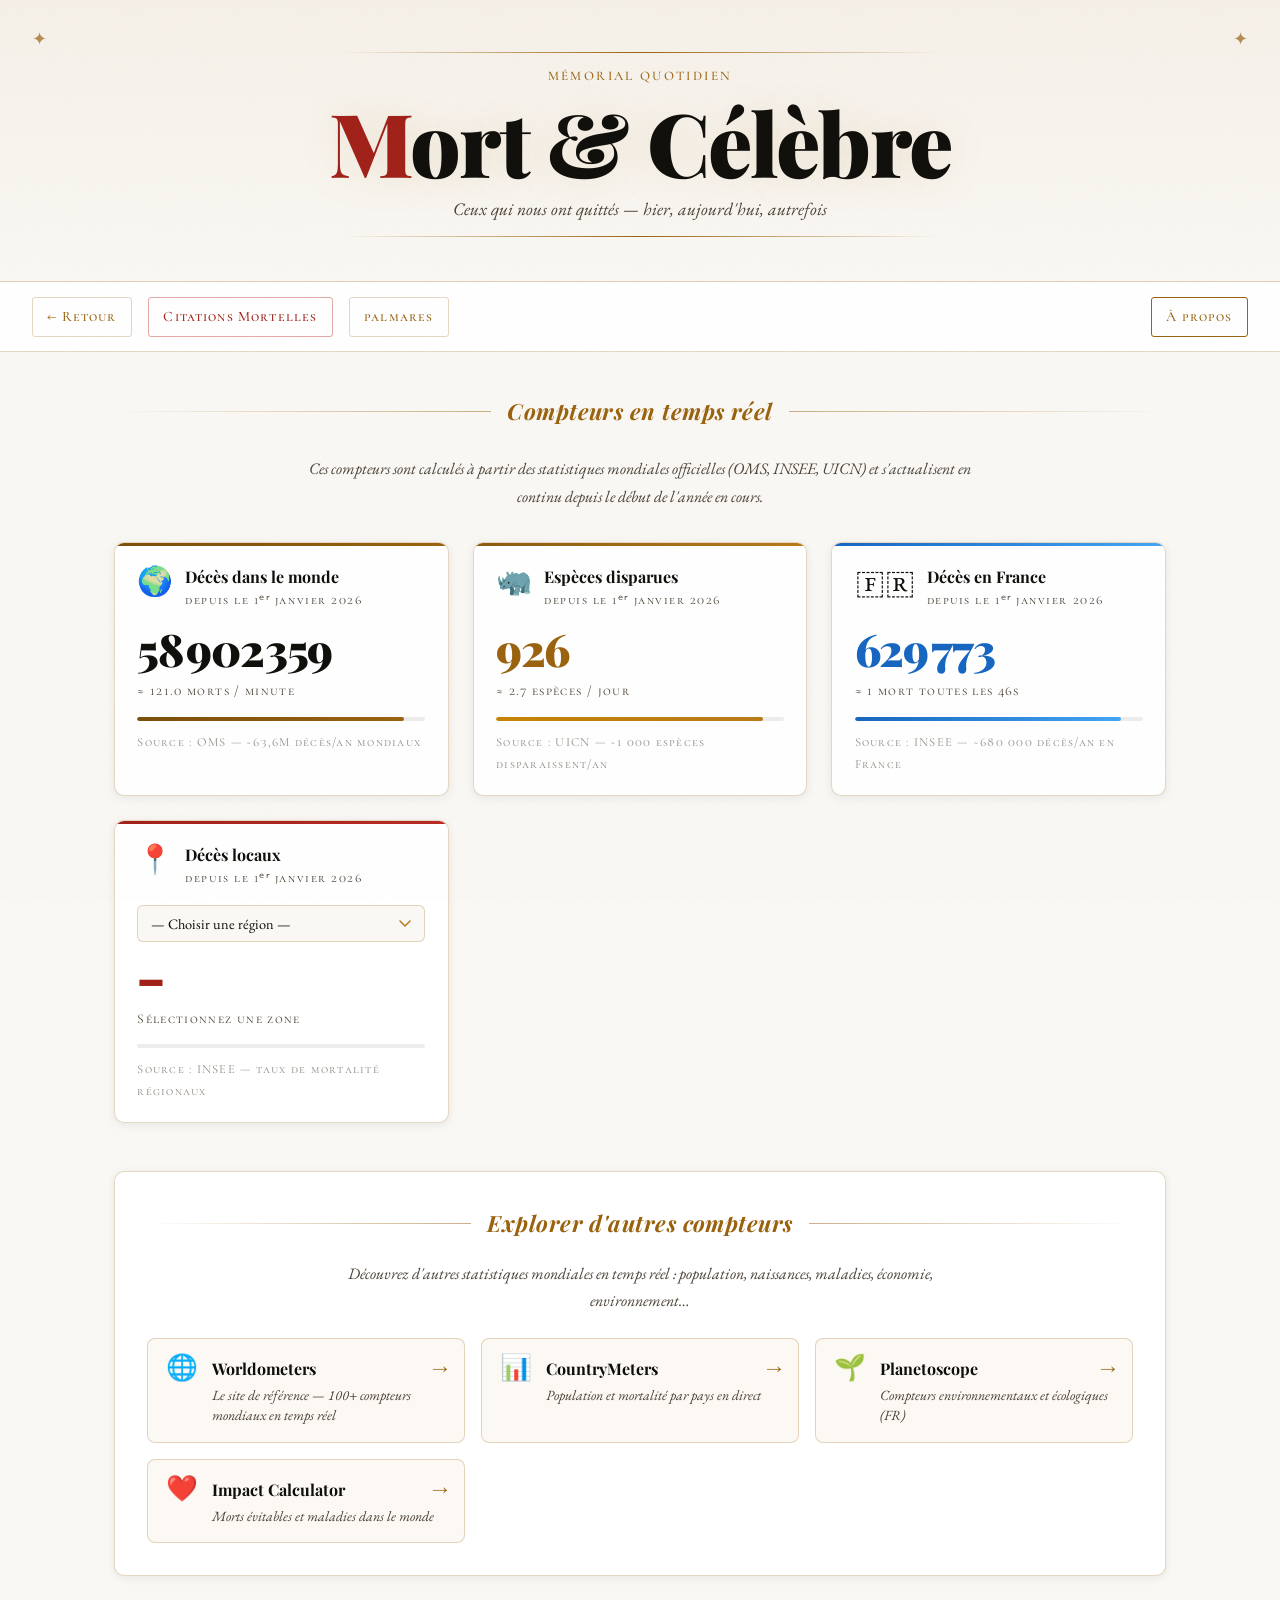
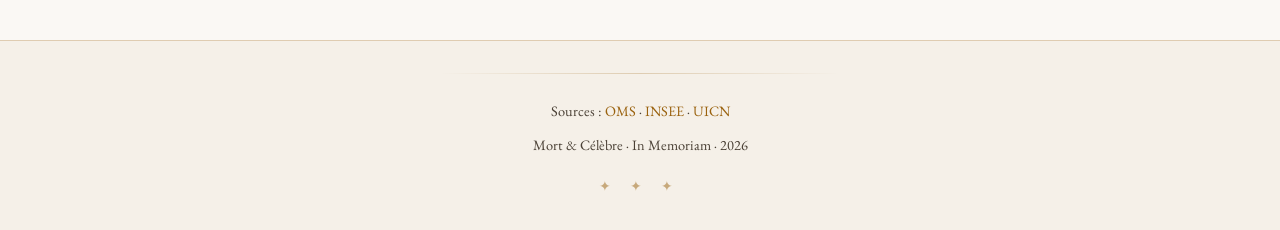
<file: compteurs.html>
<!DOCTYPE html>
<html lang="fr">
<head>
  <meta charset="UTF-8" />
  <meta name="viewport" content="width=device-width, initial-scale=1.0" />
  <title>Compteurs Vitaux — Mort &amp; Célèbre</title>
  <link rel="preconnect" href="https://fonts.googleapis.com" />
  <link rel="preconnect" href="https://fonts.gstatic.com" crossorigin />
  <link href="https://fonts.googleapis.com/css2?family=Playfair+Display:ital,wght@0,400;0,700;0,900;1,400;1,700&family=EB+Garamond:ital,wght@0,400;0,500;1,400&family=Cormorant+SC:wght@300;400;600&display=swap" rel="stylesheet" />
  <link rel="stylesheet" href="style.css" />
  <link rel="stylesheet" href="compteurs.css" />
  <script async src="https://pagead2.googlesyndication.com/pagead/js/adsbygoogle.js?client=ca-pub-5509319064903881" crossorigin="anonymous"></script>
</head>
<body>
  <div class="noise-overlay"></div>

  <header class="site-header">
    <div class="header-ornament top-left">✦</div>
    <div class="header-ornament top-right">✦</div>
    <div class="header-rule"></div>
    <div class="header-inner">
      <p class="header-kicker">Mémorial Quotidien</p>
      <h1 class="site-title"><a href="index.html" style="text-decoration:none;color:inherit">Mort &amp; Célèbre</a></h1>
      <p class="header-sub">Ceux qui nous ont quittés — hier, aujourd'hui, autrefois</p>
    </div>
    <div class="header-rule"></div>
  </header>

  <nav class="date-nav">
    <div class="date-nav-inner">
      <a href="index.html" class="nav-btn">← Retour</a>
      <a href="citations.html" class="nav-btn citations-btn">Citations Mortelles</a>
      <a href="palmares.html" class="nav-btn palmares-btn">palmares</a>
      <a href="a-propos.html" class="nav-btn about-btn">À propos</a>
    </div>
  </nav>

  <main class="compteurs-main">

    <div class="compteurs-header">
      <div class="section-header">
        <div class="section-rule"></div>
        <h2 class="section-title">Compteurs en temps réel</h2>
        <div class="section-rule"></div>
      </div>
      <p class="compteurs-intro">Ces compteurs sont calculés à partir des statistiques mondiales officielles (OMS, INSEE, UICN) et s'actualisent en continu depuis le début de l'année en cours.</p>
    </div>

    <!-- GRILLE PRINCIPALE -->
    <div class="compteurs-grid">

      <!-- MORTS MONDE -->
      <div class="compteur-card card-world">
        <div class="compteur-card-top">
          <span class="compteur-icon">🌍</span>
          <div>
            <div class="compteur-label">Décès dans le monde</div>
            <div class="compteur-sublabel">depuis le 1ᵉʳ janvier <span class="current-year"></span></div>
          </div>
        </div>
        <div class="compteur-value" id="c-world">0</div>
        <div class="compteur-rate" id="r-world">≈ 2,0 morts / seconde</div>
        <div class="compteur-bar-wrap"><div class="compteur-bar" id="b-world"></div></div>
        <div class="compteur-source">Source : OMS — ~63,6M décès/an mondiaux</div>
      </div>

      <!-- ESPÈCES ÉTEINTES -->
      <div class="compteur-card card-species">
        <div class="compteur-card-top">
          <span class="compteur-icon">🦏</span>
          <div>
            <div class="compteur-label">Espèces disparues</div>
            <div class="compteur-sublabel">depuis le 1ᵉʳ janvier <span class="current-year"></span></div>
          </div>
        </div>
        <div class="compteur-value" id="c-species">0</div>
        <div class="compteur-rate" id="r-species">≈ 3 espèces / jour</div>
        <div class="compteur-bar-wrap"><div class="compteur-bar" id="b-species"></div></div>
        <div class="compteur-source">Source : UICN — ~1 000 espèces disparaissent/an</div>
      </div>

      <!-- MORTS FRANCE -->
      <div class="compteur-card card-france">
        <div class="compteur-card-top">
          <span class="compteur-icon">🇫🇷</span>
          <div>
            <div class="compteur-label">Décès en France</div>
            <div class="compteur-sublabel">depuis le 1ᵉʳ janvier <span class="current-year"></span></div>
          </div>
        </div>
        <div class="compteur-value" id="c-france">0</div>
        <div class="compteur-rate" id="r-france">≈ 1 mort toutes les 31 secondes</div>
        <div class="compteur-bar-wrap"><div class="compteur-bar" id="b-france"></div></div>
        <div class="compteur-source">Source : INSEE — ~680 000 décès/an en France</div>
      </div>

      <!-- MORTS PAR RÉGION / VILLE -->
      <div class="compteur-card card-local">
        <div class="compteur-card-top">
          <span class="compteur-icon">📍</span>
          <div>
            <div class="compteur-label">Décès locaux</div>
            <div class="compteur-sublabel">depuis le 1ᵉʳ janvier <span class="current-year"></span></div>
          </div>
        </div>

        <div class="local-selector">
          <select id="local-select" class="local-select" onchange="updateLocal()">
            <option value="">— Choisir une région —</option>
            <optgroup label="Régions de France">
              <option value="ile-de-france">Île-de-France</option>
              <option value="auvergne-rhone-alpes">Auvergne-Rhône-Alpes</option>
              <option value="nouvelle-aquitaine">Nouvelle-Aquitaine</option>
              <option value="occitanie">Occitanie</option>
              <option value="hauts-de-france">Hauts-de-France</option>
              <option value="grand-est">Grand Est</option>
              <option value="paca">Provence-Alpes-Côte d'Azur</option>
              <option value="pays-de-la-loire">Pays de la Loire</option>
              <option value="normandie">Normandie</option>
              <option value="bretagne">Bretagne</option>
              <option value="bourgogne-franche-comte">Bourgogne-Franche-Comté</option>
              <option value="centre-val-de-loire">Centre-Val de Loire</option>
              <option value="corse">Corse</option>
            </optgroup>
            <optgroup label="Grandes villes">
              <option value="paris">Paris</option>
              <option value="marseille">Marseille</option>
              <option value="lyon">Lyon</option>
              <option value="toulouse">Toulouse</option>
              <option value="nice">Nice</option>
              <option value="nantes">Nantes</option>
              <option value="bordeaux">Bordeaux</option>
              <option value="lille">Lille</option>
              <option value="strasbourg">Strasbourg</option>
              <option value="rennes">Rennes</option>
            </optgroup>
          </select>
        </div>

        <div class="compteur-value" id="c-local">–</div>
        <div class="compteur-rate" id="r-local">Sélectionnez une zone</div>
        <div class="compteur-bar-wrap"><div class="compteur-bar" id="b-local"></div></div>
        <div class="compteur-source">Source : INSEE — taux de mortalité régionaux</div>
      </div>

    </div>

    <!-- LIEN VERS D'AUTRES COMPTEURS -->
    <div class="more-counters-block">
      <div class="section-header" style="margin-bottom:1rem;">
        <div class="section-rule"></div>
        <h2 class="section-title">Explorer d'autres compteurs</h2>
        <div class="section-rule"></div>
      </div>
      <p class="compteurs-intro" style="margin-bottom:1.5rem;">Découvrez d'autres statistiques mondiales en temps réel : population, naissances, maladies, économie, environnement…</p>
      <div class="external-links-grid">
        <a href="https://www.worldometers.info/fr/" target="_blank" rel="noopener" class="ext-link-card">
          <div class="ext-link-icon">🌐</div>
          <div>
            <div class="ext-link-title">Worldometers</div>
            <div class="ext-link-desc">Le site de référence — 100+ compteurs mondiaux en temps réel</div>
          </div>
          <span class="ext-link-arrow">→</span>
        </a>
        <a href="https://countrymeters.info/fr/World" target="_blank" rel="noopener" class="ext-link-card">
          <div class="ext-link-icon">📊</div>
          <div>
            <div class="ext-link-title">CountryMeters</div>
            <div class="ext-link-desc">Population et mortalité par pays en direct</div>
          </div>
          <span class="ext-link-arrow">→</span>
        </a>
        <a href="https://www.planetoscope.com" target="_blank" rel="noopener" class="ext-link-card">
          <div class="ext-link-icon">🌱</div>
          <div>
            <div class="ext-link-title">Planetoscope</div>
            <div class="ext-link-desc">Compteurs environnementaux et écologiques (FR)</div>
          </div>
          <span class="ext-link-arrow">→</span>
        </a>
        <a href="https://www.thelifeyoucansave.org/impact-calculator/" target="_blank" rel="noopener" class="ext-link-card">
          <div class="ext-link-icon">❤️</div>
          <div>
            <div class="ext-link-title">Impact Calculator</div>
            <div class="ext-link-desc">Morts évitables et maladies dans le monde</div>
          </div>
          <span class="ext-link-arrow">→</span>
        </a>
      </div>
    </div>

  </main>

  <footer class="site-footer">
    <div class="footer-rule"></div>
    <p>Sources : <a href="https://www.who.int/fr" target="_blank">OMS</a> · <a href="https://www.insee.fr" target="_blank">INSEE</a> · <a href="https://www.iucnredlist.org" target="_blank">UICN</a></p>
    <p class="footer-copy">Mort &amp; Célèbre · In Memoriam · <span id="footer-year"></span></p>
    <div class="footer-ornament">✦ ✦ ✦</div>
  </footer>

  <script src="compteurs.js"></script>
</body>
</html>
</file>
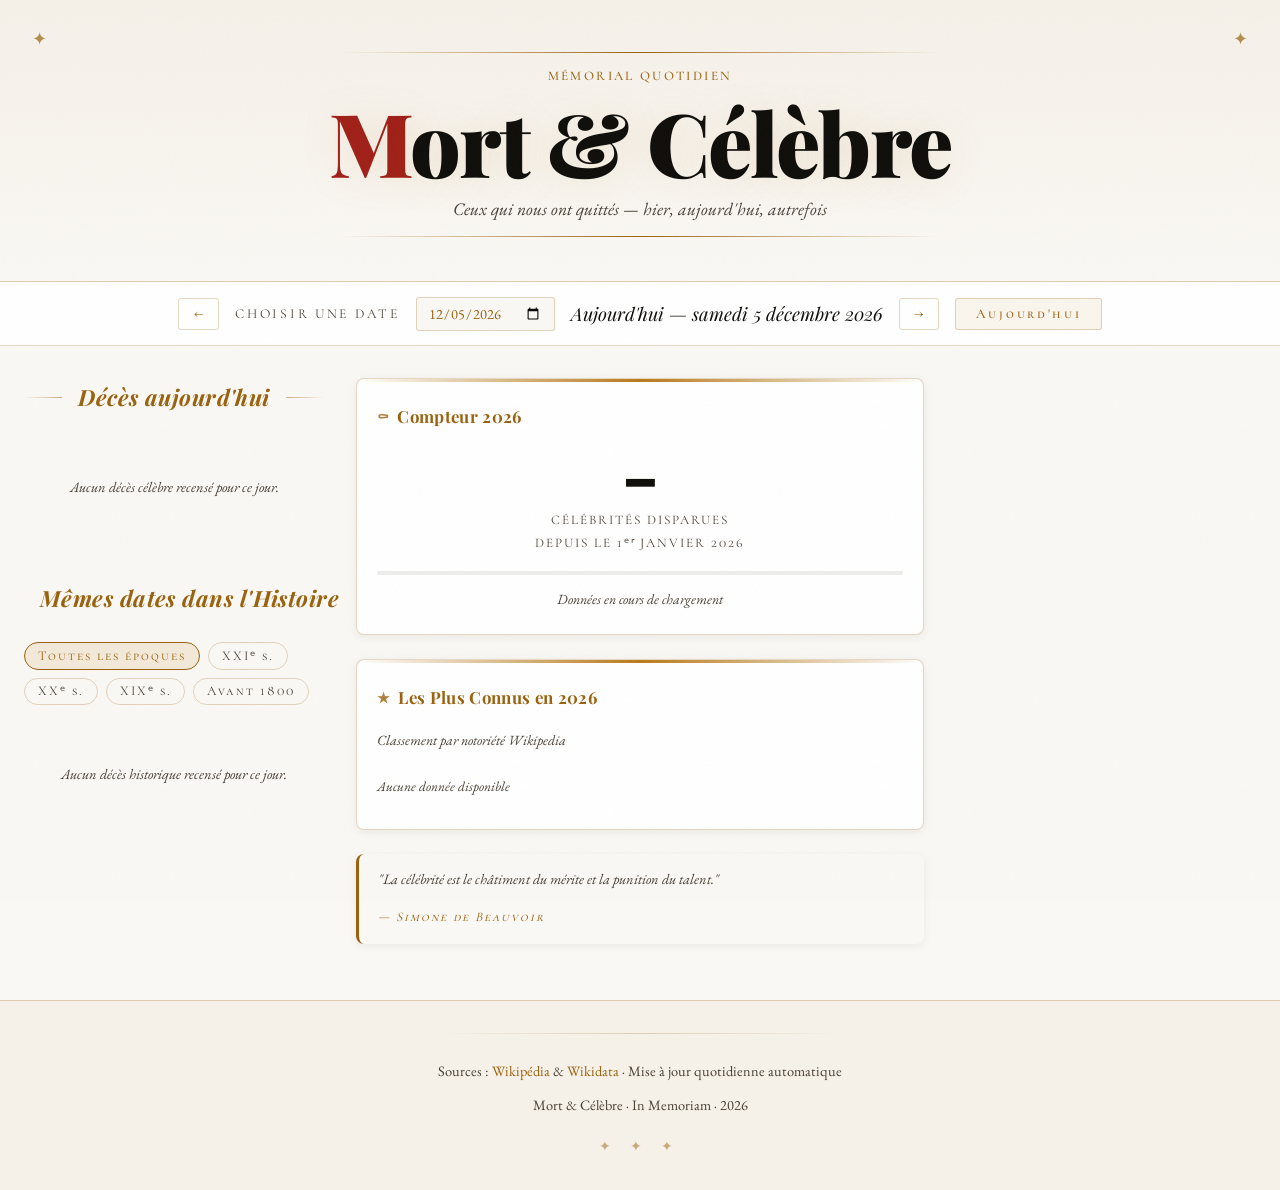
<file: index(1).html>
<!DOCTYPE html>
<html lang="fr">
<head>
  <meta charset="UTF-8" />
  <meta name="viewport" content="width=device-width, initial-scale=1.0" />
  <title>Mort &amp; Célèbre</title>
  <link rel="preconnect" href="https://fonts.googleapis.com" />
  <link rel="preconnect" href="https://fonts.gstatic.com" crossorigin />
  <link href="https://fonts.googleapis.com/css2?family=Playfair+Display:ital,wght@0,400;0,700;0,900;1,400;1,700&family=EB+Garamond:ital,wght@0,400;0,500;1,400&family=Cormorant+SC:wght@300;400;600&display=swap" rel="stylesheet" />
  <link rel="stylesheet" href="style.css" />
</head>
<body>

  <!-- Background texture -->
  <div class="noise-overlay"></div>

  <!-- HEADER -->
  <header class="site-header">
    <div class="header-ornament top-left">✦</div>
    <div class="header-ornament top-right">✦</div>
    <div class="header-rule"></div>
    <div class="header-inner">
      <p class="header-kicker">Mémorial Quotidien</p>
      <h1 class="site-title">Mort &amp; Célèbre</h1>
      <p class="header-sub">Ceux qui nous ont quittés — hier, aujourd'hui, autrefois</p>
    </div>
    <div class="header-rule"></div>
  </header>

  <!-- DATE SELECTOR BAR -->
  <nav class="date-nav">
    <div class="date-nav-inner">
      <button class="nav-btn" id="btn-prev" title="Jour précédent">&#8592;</button>
      <div class="date-display">
        <label for="date-picker" class="date-label">Choisir une date</label>
        <input type="date" id="date-picker" class="date-picker" />
        <span class="date-text" id="date-text"></span>
      </div>
      <button class="nav-btn" id="btn-next" title="Jour suivant">&#8594;</button>
      <button class="nav-btn today-btn" id="btn-today">Aujourd'hui</button>
    </div>
  </nav>

  <!-- MAIN LAYOUT -->
  <main class="main-layout">

    <!-- LEFT / CENTER COLUMN -->
    <section class="deaths-column">

      <!-- TODAY SECTION -->
      <div class="section-block" id="section-today">
        <div class="section-header">
          <div class="section-rule"></div>
          <h2 class="section-title" id="today-title">Décès aujourd'hui</h2>
          <div class="section-rule"></div>
        </div>
        <div class="loading-state" id="loading-today">
          <div class="coffin-spinner"></div>
          <p>Consultation des registres…</p>
        </div>
        <div class="cards-grid" id="cards-today"></div>
        <p class="empty-state hidden" id="empty-today">Aucun décès célèbre recensé pour ce jour.</p>
      </div>

      <!-- HISTORICAL SECTION -->
      <div class="section-block" id="section-history">
        <div class="section-header">
          <div class="section-rule"></div>
          <h2 class="section-title">Mêmes dates dans l'Histoire</h2>
          <div class="section-rule"></div>
        </div>
        <div class="year-filter" id="year-filter">
          <button class="year-btn active" data-century="all">Toutes les époques</button>
          <button class="year-btn" data-century="21">XXIᵉ s.</button>
          <button class="year-btn" data-century="20">XXᵉ s.</button>
          <button class="year-btn" data-century="19">XIXᵉ s.</button>
          <button class="year-btn" data-century="old">Avant 1800</button>
        </div>
        <div class="loading-state hidden" id="loading-history">
          <div class="coffin-spinner"></div>
          <p>Fouille des archives…</p>
        </div>
        <div class="timeline-list" id="timeline-history"></div>
        <p class="empty-state hidden" id="empty-history">Aucun décès historique recensé pour ce jour.</p>
      </div>

    </section>

    <!-- RIGHT SIDEBAR -->
    <aside class="sidebar">

      <!-- COUNTER 2026 -->
      <div class="sidebar-block counter-block">
        <h3 class="sidebar-title"><span class="sidebar-icon">⚰</span> Compteur 2026</h3>
        <div class="counter-display">
          <div class="counter-number" id="counter-2026">–</div>
          <p class="counter-label">célébrités disparues<br>depuis le 1ᵉʳ janvier 2026</p>
        </div>
        <div class="counter-bar-wrap">
          <div class="counter-bar" id="counter-bar"></div>
        </div>
        <p class="counter-note" id="counter-note">…</p>
      </div>

      <!-- RANKING -->
      <div class="sidebar-block ranking-block">
        <h3 class="sidebar-title"><span class="sidebar-icon">★</span> Les Plus Connus en 2026</h3>
        <p class="ranking-sub">Classement par notoriété Wikipedia</p>
        <ol class="ranking-list" id="ranking-list">
          <li class="ranking-loading">Chargement du panthéon…</li>
        </ol>
      </div>

      <!-- QUOTE -->
      <div class="sidebar-block quote-block">
        <blockquote class="memento-quote">
          <p>"La mort est le seul démocrate parfait. Elle traite chacun avec une égalité absolue."</p>
          <cite>— George Bernard Shaw</cite>
        </blockquote>
      </div>

    </aside>
  </main>

  <!-- FOOTER -->
  <footer class="site-footer">
    <div class="footer-rule"></div>
    <p>Sources : <a href="https://fr.wikipedia.org" target="_blank">Wikipédia</a> &amp; <a href="https://www.wikidata.org" target="_blank">Wikidata</a> · Mise à jour quotidienne automatique</p>
    <p class="footer-copy">Mort &amp; Célèbre · In Memoriam · <span id="footer-year"></span></p>
    <div class="footer-ornament">✦ ✦ ✦</div>
  </footer>

  <script src="app.js"></script>
</body>
</html>
</file>
<file: style.css>
/* ============================================================
   MORT & CÉLÈBRE — Stylesheet
   Palette Light Premium — Crème · Or Chaud · Vermillon
   ============================================================ */

:root {
  --cream: #0F0E0A;
  --parchment: #1A1814;
  --ink: #FAF8F4;
  --surface: #FFFFFF;
  --gold: #9A620E;
  --gold-light: #B87A1A;
  --gold-dim: #7A4E0A;
  --red-death: #A02018;
  --red-light: #B82A22;
  --gold-accent: #B87A1A;
  --gold-mid: #9A620E;
  --gold-dim2: #7A4E0A;
  --gray: #4A4035;
  --gray-light: #3A3028;
  --border: rgba(154,98,14,0.25);
  --border-strong: rgba(154,98,14,0.5);
  --shadow: rgba(15,14,10,0.14);
  --font-display: 'Playfair Display', Georgia, serif;
  --font-body: 'EB Garamond', Georgia, serif;
  --font-sc: 'Cormorant SC', Georgia, serif;
  --transition: 0.3s ease;
}

*, *::before, *::after { box-sizing: border-box; margin: 0; padding: 0; }
html { scroll-behavior: smooth; }

body {
  background-color: #FAF8F4;
  color: var(--cream);
  font-family: var(--font-body);
  font-size: 19px;
  line-height: 1.75;
  font-weight: 400;
  min-height: 100vh;
  position: relative;
  overflow-x: hidden;
}

.noise-overlay {
  position: fixed; inset: 0; pointer-events: none; z-index: 9999;
  opacity: 0.03;
  background-image: url("data:image/svg+xml,%3Csvg viewBox='0 0 256 256' xmlns='http://www.w3.org/2000/svg'%3E%3Cfilter id='noise'%3E%3CfeTurbulence type='fractalNoise' baseFrequency='0.9' numOctaves='4' stitchTiles='stitch'/%3E%3C/filter%3E%3Crect width='100%25' height='100%25' filter='url(%23noise)' opacity='1'/%3E%3C/svg%3E");
  background-size: 180px;
}

/* ── HEADER ─────────────────────────────────────────── */
.site-header {
  text-align: center;
  padding: 2.5rem 2rem 2rem;
  background: linear-gradient(180deg, #F5F0E8 0%, #FAF8F4 100%);
  position: relative;
  border-bottom: 1px solid var(--border);
}

.header-ornament {
  position: absolute; top: 1.5rem;
  color: var(--gold-mid); font-size: 1.1rem; opacity: 0.7;
}
.header-ornament.top-left { left: 2rem; }
.header-ornament.top-right { right: 2rem; }

.header-rule {
  height: 1px;
  background: linear-gradient(90deg, transparent, var(--gold), transparent);
  margin: 0.75rem auto;
  max-width: 600px;
}

.header-kicker {
  font-family: var(--font-sc);
  font-size: 0.82rem;
  letter-spacing: 0.18em;
  color: var(--gold-mid);
  text-transform: uppercase;
  margin-bottom: 0.6rem;
  font-weight: 500;
}

.site-title {
  font-family: var(--font-display);
  font-size: clamp(2.8rem, 7vw, 5.5rem);
  font-weight: 900;
  line-height: 1;
  letter-spacing: -0.02em;
  color: var(--cream);
  text-shadow: 0 2px 40px rgba(184,122,26,0.15);
}
.site-title::first-letter { color: var(--red-death); }

.header-sub {
  font-family: var(--font-body);
  font-style: italic;
  color: var(--gray);
  font-size: 1.1rem;
  margin-top: 0.5rem;
}

/* ── DATE NAV ────────────────────────────────────────── */
.date-nav {
  background: #FFFFFF;
  border-bottom: 1px solid var(--border);
  padding: 0.9rem 2rem;
  position: sticky; top: 0; z-index: 100;
  backdrop-filter: blur(8px);
}

.date-nav-inner {
  max-width: 1300px;
  margin: 0 auto;
  display: flex;
  align-items: center;
  gap: 1rem;
  justify-content: center;
  flex-wrap: wrap;
}

.nav-btn {
  background: transparent;
  border: 1px solid var(--border);
  color: var(--gold-mid);
  font-family: var(--font-sc);
  font-size: 0.9rem;
  letter-spacing: 0.08em;
  font-weight: 500;
  padding: 0.4rem 0.9rem;
  cursor: pointer;
  transition: var(--transition);
  border-radius: 3px;
  text-decoration: none;
  display: inline-block;
}
.nav-btn:hover {
  background: var(--gold);
  color: #FAF8F4;
  border-color: var(--gold);
}

.today-btn {
  font-size: 0.85rem;
  letter-spacing: 0.2em;
  padding: 0.4rem 1.2rem;
  background: rgba(184,122,26,0.08);
}

.about-btn {
  margin-left: auto;
  border-color: var(--gold-mid);
  color: var(--gold-mid);
}
.about-btn:hover { background: var(--gold); color: #FAF8F4; }

.citations-btn {
  border-color: rgba(184,42,34,0.4);
  color: var(--red-death);
}
.citations-btn:hover {
  background: var(--red-death);
  color: #FAF8F4;
  border-color: var(--red-death);
}

.active-nav {
  background: rgba(184,122,26,0.12);
  border-color: var(--gold);
  color: var(--gold-mid);
}

.date-display {
  display: flex; align-items: center; gap: 1rem;
  flex-wrap: wrap; justify-content: center;
}

.date-label {
  font-family: var(--font-sc);
  font-size: 0.85rem;
  letter-spacing: 0.2em;
  color: var(--gray);
  text-transform: uppercase;
}

.date-picker {
  background: #FAF8F4;
  border: 1px solid var(--border);
  color: var(--gold-mid);
  font-family: var(--font-body);
  font-size: 0.9rem;
  padding: 0.35rem 0.7rem;
  border-radius: 3px;
  outline: none;
  cursor: pointer;
}
.date-picker:focus { border-color: var(--gold); }

.date-text {
  font-family: var(--font-display);
  font-size: 1.15rem;
  font-style: italic;
  color: var(--cream);
  min-width: 220px;
  text-align: center;
}

/* ── MAIN LAYOUT ─────────────────────────────────────── */
.main-layout {
  max-width: 1400px;
  margin: 0 auto;
  padding: 2rem 1.5rem;
  display: grid;
  grid-template-columns: 300px 1fr 300px;
  gap: 2rem;
  align-items: start;
}

@media (max-width: 1200px) {
  .main-layout { grid-template-columns: 260px 1fr 260px; gap: 1.5rem; }
}

@media (max-width: 960px) {
  .main-layout { grid-template-columns: 1fr; }
  .sidebar { display: contents; }
  .counter-block, .ranking-block { order: -1; }
  .calc-sidebar { order: 10; }
}

/* ── CALC SIDEBAR (colonne gauche) ───────────────────── */
.calc-sidebar {
  position: sticky;
  top: 72px;
}

.calc-card {
  background: #FFFFFF;
  border: 1px solid var(--border);
  border-radius: 10px;
  padding: 1.4rem;
  position: relative;
  box-shadow: 0 2px 12px rgba(28,26,20,0.08);
}
.calc-card::before {
  content: '';
  position: absolute; top: 0; left: 0; right: 0;
  height: 3px;
  background: linear-gradient(90deg, var(--gold-dim2), var(--gold-light));
  border-radius: 10px 10px 0 0;
}

.calc-title {
  font-family: var(--font-display);
  font-size: 1.05rem;
  font-weight: 700;
  color: var(--gold-mid);
  margin-bottom: 0.35rem;
  display: flex;
  align-items: center;
  gap: 0.5rem;
}
.calc-title-icon { font-size: 1rem; }

.calc-subtitle {
  font-family: var(--font-body);
  font-style: italic;
  font-size: 0.88rem;
  color: var(--gray);
  margin-bottom: 1rem;
  line-height: 1.5;
}

.calc-form {
  display: flex;
  flex-direction: column;
  gap: 0.65rem;
  max-height: 55vh;
  overflow-y: auto;
  padding-right: 0.3rem;
}
.calc-form::-webkit-scrollbar { width: 4px; }
.calc-form::-webkit-scrollbar-thumb { background: var(--gold-dim2); border-radius: 2px; }

.calc-field { display: flex; flex-direction: column; gap: 0.2rem; }

.calc-label {
  font-family: var(--font-sc);
  font-size: 0.84rem;
  letter-spacing: 0.12em;
  color: var(--gray);
  text-transform: uppercase;
  font-weight: 500;
}

.calc-radio-group { display: flex; gap: 1rem; }
.calc-radio {
  font-family: var(--font-body);
  font-size: 0.88rem;
  color: var(--cream);
  cursor: pointer;
  display: flex;
  align-items: center;
  gap: 0.4rem;
}
.calc-radio input { accent-color: var(--gold); }

.calc-range-wrap { display: flex; align-items: center; gap: 0.6rem; }
.calc-range { flex: 1; accent-color: var(--gold); cursor: pointer; }
.calc-range-val {
  font-family: var(--font-display);
  font-size: 0.85rem;
  font-weight: 700;
  color: var(--gold-mid);
  min-width: 50px;
  text-align: right;
}

.calc-select {
  background: #FAF8F4;
  border: 1px solid var(--border);
  color: var(--cream);
  font-family: var(--font-body);
  font-size: 0.83rem;
  padding: 0.35rem 0.6rem;
  border-radius: 5px;
  outline: none;
  cursor: pointer;
  transition: var(--transition);
  appearance: none;
  background-image: url("data:image/svg+xml,%3Csvg xmlns='http://www.w3.org/2000/svg' width='12' height='8' viewBox='0 0 12 8'%3E%3Cpath d='M1 1l5 5 5-5' stroke='%23B87A1A' stroke-width='1.5' fill='none' stroke-linecap='round'/%3E%3C/svg%3E");
  background-repeat: no-repeat;
  background-position: right 0.6rem center;
  padding-right: 1.8rem;
}
.calc-select:focus { border-color: var(--gold); }
.calc-select option { background: #FAF8F4; }

.calc-btn {
  margin-top: 0.4rem;
  background: var(--gold);
  border: none;
  color: #FAF8F4;
  font-family: var(--font-sc);
  font-size: 0.85rem;
  letter-spacing: 0.2em;
  font-weight: 600;
  padding: 0.65rem 1rem;
  border-radius: 6px;
  cursor: pointer;
  transition: var(--transition);
  text-transform: uppercase;
  width: 100%;
}
.calc-btn:hover {
  background: var(--gold-light);
  transform: translateY(-1px);
  box-shadow: 0 4px 16px rgba(184,122,26,0.3);
}

/* ── RÉSULTAT CALCULATEUR ────────────────────────────── */
.calc-result {
  margin-top: 1rem;
  border-top: 1px solid var(--border);
  padding-top: 1rem;
}
.result-age-wrap {
  text-align: center;
  margin-bottom: 0.9rem;
  padding: 0.85rem;
  background: #FDF3DC;
  border-radius: 8px;
  border: 1px solid rgba(184,122,26,0.25);
}
.result-label {
  font-family: var(--font-sc);
  font-size: 0.80rem;
  letter-spacing: 0.2em;
  color: var(--gray);
  text-transform: uppercase;
  margin-bottom: 0.25rem;
}
.result-age {
  font-family: var(--font-display);
  font-size: 2.8rem;
  font-weight: 900;
  color: var(--gold-mid);
  line-height: 1;
  letter-spacing: -0.03em;
}
.result-annees {
  font-family: var(--font-body);
  font-style: italic;
  font-size: 0.85rem;
  color: var(--gold-light);
  margin-top: 0.25rem;
}
.result-bars {
  display: flex;
  flex-direction: column;
  gap: 0.5rem;
  margin-bottom: 0.7rem;
  max-height: 260px;
  overflow-y: auto;
  padding-right: 0.2rem;
}
.result-bars::-webkit-scrollbar { width: 3px; }
.result-bars::-webkit-scrollbar-thumb { background: var(--gold-dim2); border-radius: 2px; }
.result-factor { display: flex; flex-direction: column; gap: 0.15rem; }
.result-factor-top { display: flex; justify-content: space-between; align-items: center; }
.result-factor-label {
  font-family: var(--font-sc);
  font-size: 0.80rem;
  letter-spacing: 0.1em;
  color: var(--gray);
}
.result-factor-val {
  font-family: var(--font-display);
  font-size: 0.78rem;
  font-weight: 700;
}
.result-factor-bar-wrap { height: 3px; background: rgba(28,26,20,0.08); border-radius: 2px; overflow: hidden; }
.result-factor-bar { height: 100%; border-radius: 2px; transition: width 0.8s ease; }
.result-base-note {
  font-family: var(--font-sc);
  font-size: 0.78rem;
  letter-spacing: 0.08em;
  color: var(--gray);
  opacity: 0.7;
  text-align: center;
  margin-top: 0.4rem;
  line-height: 1.5;
}
.result-disclaimer {
  font-family: var(--font-sc);
  font-size: 0.78rem;
  letter-spacing: 0.07em;
  color: var(--gray);
  opacity: 0.6;
  line-height: 1.6;
  padding-top: 0.5rem;
  border-top: 1px solid var(--border);
}

/* ── SECTION BLOCKS ──────────────────────────────────── */
.section-block { margin-bottom: 3rem; }

.section-header {
  display: flex; align-items: center; gap: 1rem;
  margin-bottom: 1.5rem;
}

.section-rule {
  flex: 1; height: 1px;
  background: linear-gradient(90deg, transparent, var(--border-strong));
}
.section-rule:last-child {
  background: linear-gradient(90deg, var(--border-strong), transparent);
}

.section-title {
  font-family: var(--font-display);
  font-size: 1.4rem;
  font-weight: 700;
  font-style: italic;
  color: var(--gold-mid);
  white-space: nowrap;
  letter-spacing: 0.02em;
}

/* ── LOADING ─────────────────────────────────────────── */
.loading-state {
  text-align: center;
  padding: 3rem 1rem;
  color: var(--gray);
  font-style: italic;
}

.coffin-spinner {
  width: 28px; height: 28px;
  border: 2px solid var(--border);
  border-top-color: var(--gold);
  border-radius: 50%;
  margin: 0 auto 1rem;
  animation: spin 1.2s linear infinite;
}
@keyframes spin { to { transform: rotate(360deg); } }
.hidden { display: none !important; }

/* ── CARDS GRID ──────────────────────────────────────── */
.cards-grid {
  display: grid;
  grid-template-columns: repeat(auto-fill, minmax(240px, 1fr));
  gap: 1.25rem;
}

.death-card {
  background: #FFFFFF;
  border: 1px solid var(--border);
  border-radius: 8px;
  overflow: hidden;
  transition: var(--transition);
  cursor: pointer;
  position: relative;
  animation: fadeUp 0.5s ease both;
}
.death-card:hover {
  border-color: var(--gold);
  transform: translateY(-3px);
  box-shadow: 0 8px 24px rgba(28,26,20,0.12), 0 0 0 1px rgba(184,122,26,0.3);
}

@keyframes fadeUp {
  from { opacity: 0; transform: translateY(12px); }
  to   { opacity: 1; transform: translateY(0); }
}

.card-img-wrap {
  height: 160px;
  background: #F2EFE7;
  overflow: hidden;
  display: flex; align-items: center; justify-content: center;
  position: relative;
}
.card-img-wrap::after {
  content: '';
  position: absolute; inset: 0;
  background: linear-gradient(to bottom, transparent 50%, rgba(250,248,244,0.92));
}
.card-img {
  width: 100%; height: 100%;
  object-fit: cover; object-position: top;
  filter: grayscale(10%) sepia(10%) saturate(1.1);
  transition: transform 0.6s ease;
}
.death-card:hover .card-img { transform: scale(1.05); }
.card-img-placeholder {
  font-size: 3.5rem;
  opacity: 0.15;
  color: var(--gold-mid);
  font-family: var(--font-display);
}

.card-body { padding: 1rem; }

.card-name {
  font-family: var(--font-display);
  font-size: 1.1rem;
  font-weight: 700;
  color: var(--cream);
  margin-bottom: 0.2rem;
  line-height: 1.2;
}

.card-dates {
  font-family: var(--font-sc);
  font-size: 0.80rem;
  letter-spacing: 0.12em;
  color: var(--gold-mid);
  margin-bottom: 0.5rem;
  font-weight: 500;
}

.card-desc {
  font-size: 0.95rem;
  color: var(--gray);
  font-style: italic;
  line-height: 1.4;
  display: -webkit-box;
  -webkit-line-clamp: 3;
  -webkit-box-orient: vertical;
  overflow: hidden;
}

.card-tag {
  display: inline-block;
  margin-top: 0.6rem;
  font-family: var(--font-sc);
  font-size: 0.82rem;
  letter-spacing: 0.15em;
  color: var(--gold-mid);
  border: 1px solid rgba(184,122,26,0.35);
  padding: 0.1rem 0.5rem;
  border-radius: 20px;
  opacity: 0.85;
}

/* ── YEAR FILTER ─────────────────────────────────────── */
.year-filter {
  display: flex; flex-wrap: wrap; gap: 0.5rem;
  margin-bottom: 1.5rem;
}

.year-btn {
  background: transparent;
  border: 1px solid var(--border);
  color: var(--gray);
  font-family: var(--font-sc);
  font-size: 0.84rem;
  letter-spacing: 0.15em;
  padding: 0.3rem 0.8rem;
  cursor: pointer;
  transition: var(--transition);
  border-radius: 20px;
}
.year-btn:hover { color: var(--gold-mid); border-color: var(--gold-mid); }
.year-btn.active {
  background: rgba(184,122,26,0.12);
  color: var(--gold-mid);
  border-color: var(--gold);
}

/* ── TIMELINE LIST ───────────────────────────────────── */
.timeline-list { position: relative; padding-left: 2rem; }
.timeline-list::before {
  content: '';
  position: absolute;
  left: 7px; top: 0; bottom: 0;
  width: 1px;
  background: linear-gradient(to bottom, var(--border), transparent);
}

.timeline-entry {
  position: relative;
  padding: 0 0 1.5rem 1.2rem;
  animation: fadeUp 0.4s ease both;
}
.timeline-entry::before {
  content: '';
  position: absolute;
  left: -1.63rem; top: 0.45rem;
  width: 7px; height: 7px;
  background: var(--gold-dim2);
  border-radius: 50%;
  border: 2px solid #FAF8F4;
  transition: var(--transition);
}
.timeline-entry:hover::before { background: var(--gold); }

.timeline-year {
  font-family: var(--font-sc);
  font-size: 0.8rem;
  letter-spacing: 0.15em;
  color: var(--gold-mid);
  margin-bottom: 0.2rem;
  font-weight: 600;
}

.timeline-name {
  font-family: var(--font-display);
  font-size: 1.05rem;
  font-weight: 700;
  color: var(--cream);
  cursor: pointer;
  transition: var(--transition);
}
.timeline-name:hover { color: var(--gold-light); }

.timeline-info {
  font-size: 0.95rem;
  color: var(--gray);
  font-style: italic;
  margin-top: 0.1rem;
}

.timeline-age {
  font-family: var(--font-sc);
  font-size: 0.82rem;
  color: var(--red-light);
  letter-spacing: 0.12em;
  opacity: 0.85;
}

/* ── SIDEBAR ─────────────────────────────────────────── */
.sidebar { position: sticky; top: 72px; }

.sidebar-block {
  background: #FFFFFF;
  border: 1px solid var(--border);
  border-radius: 8px;
  padding: 1.4rem 1.25rem;
  box-shadow: 0 2px 8px rgba(28,26,20,0.07);
  margin-bottom: 1.5rem;
  position: relative;
}
.sidebar-block::before {
  content: '';
  position: absolute; top: 0; left: 0; right: 0;
  height: 3px;
  background: linear-gradient(90deg, transparent, var(--gold-light), transparent);
  border-radius: 8px 8px 0 0;
}

.sidebar-title {
  font-family: var(--font-display);
  font-size: 1.05rem;
  font-weight: 700;
  color: var(--gold-mid);
  letter-spacing: 0.02em;
  margin-bottom: 1rem;
  display: flex; align-items: center; gap: 0.5rem;
}

.sidebar-icon { font-size: 0.9rem; opacity: 0.8; }

.counter-display { text-align: center; margin-bottom: 1rem; }

.counter-number {
  font-family: var(--font-display);
  font-size: 3.5rem;
  font-weight: 900;
  color: var(--cream);
  line-height: 1;
  letter-spacing: -0.03em;
}

.counter-label {
  font-family: var(--font-sc);
  font-size: 0.82rem;
  letter-spacing: 0.15em;
  color: var(--gray);
  text-transform: uppercase;
  margin-top: 0.4rem;
}

.counter-bar-wrap {
  height: 4px;
  background: rgba(28,26,20,0.08);
  border-radius: 2px;
  overflow: hidden;
  margin: 0.75rem 0;
}
.counter-bar {
  height: 100%;
  background: linear-gradient(90deg, var(--gold-dim2), var(--gold-light));
  border-radius: 2px;
  transition: width 1.2s ease;
  width: 0%;
}

.counter-note {
  font-size: 0.88rem;
  color: var(--gray);
  font-style: italic;
  text-align: center;
}

.ranking-sub {
  font-size: 0.88rem;
  color: var(--gray);
  font-style: italic;
  margin-bottom: 0.9rem;
}

.ranking-list { list-style: none; counter-reset: rank; }

.ranking-item {
  counter-increment: rank;
  display: flex; align-items: flex-start; gap: 0.6rem;
  padding: 0.65rem 0;
  border-bottom: 1px solid rgba(184,122,26,0.12);
  animation: fadeUp 0.4s ease both;
  cursor: pointer;
  transition: var(--transition);
}
.ranking-item:last-child { border-bottom: none; }
.ranking-item:hover {
  background: rgba(184,122,26,0.05);
  margin: 0 -1.25rem;
  padding: 0.65rem 1.25rem;
  border-radius: 4px;
}

.ranking-item::before {
  content: counter(rank);
  font-family: var(--font-display);
  font-size: 0.78rem;
  font-weight: 700;
  color: var(--gold-mid);
  min-width: 1.4rem;
  text-align: right;
  padding-top: 0.05rem;
  opacity: 0.7;
}
.ranking-item:nth-child(1)::before { color: var(--gold-mid); opacity: 1; font-size: 0.95rem; }
.ranking-item:nth-child(2)::before { color: var(--gray); opacity: 1; }
.ranking-item:nth-child(3)::before { color: var(--gray); opacity: 0.9; }

.rank-avatar {
  width: 36px; height: 36px;
  border-radius: 50%;
  background: #F2EFE7;
  overflow: hidden;
  flex-shrink: 0;
  border: 2px solid var(--border);
}
.rank-avatar img { width: 100%; height: 100%; object-fit: cover; filter: saturate(0.8); }
.rank-avatar-placeholder {
  width: 100%; height: 100%;
  display: flex; align-items: center; justify-content: center;
  font-size: 1rem; color: var(--gold-mid); opacity: 0.6;
}

.rank-info { flex: 1; min-width: 0; }
.rank-name {
  font-family: var(--font-display);
  font-size: 0.9rem;
  font-weight: 700;
  color: var(--cream);
  line-height: 1.2;
  white-space: nowrap;
  overflow: hidden;
  text-overflow: ellipsis;
}
.rank-detail { font-size: 0.88rem; color: var(--gray); font-style: italic; }
.ranking-loading { color: var(--gray); font-style: italic; font-size: 0.85rem; padding: 0.5rem 0; }

.quote-block {
  background: transparent; border: none;
  border-left: 3px solid var(--gold);
  padding: 0.8rem 1.2rem;
}
.quote-block::before { display: none; }
.memento-quote p {
  font-family: var(--font-body);
  font-style: italic;
  font-size: 0.9rem;
  color: var(--gray);
  line-height: 1.6;
  margin-bottom: 0.5rem;
}
.memento-quote cite {
  font-family: var(--font-sc);
  font-size: 0.82rem;
  letter-spacing: 0.15em;
  color: var(--gold-mid);
}

.empty-state {
  text-align: center;
  padding: 2rem 1rem;
  color: var(--gray);
  font-style: italic;
  font-size: 0.9rem;
}

/* ── MODAL ───────────────────────────────────────────── */
.modal-backdrop {
  position: fixed; inset: 0; z-index: 1000;
  background: rgba(28,26,20,0.7);
  backdrop-filter: blur(6px);
  display: flex; align-items: center; justify-content: center;
  padding: 2rem;
  animation: fadeIn 0.2s ease;
}
@keyframes fadeIn { from { opacity: 0; } }

.modal {
  background: #FFFFFF;
  border: 1px solid var(--border);
  border-radius: 10px;
  max-width: 600px;
  width: 100%;
  max-height: 80vh;
  overflow-y: auto;
  position: relative;
  animation: slideUp 0.3s ease;
  box-shadow: 0 24px 80px rgba(28,26,20,0.25);
}
@keyframes slideUp { from { transform: translateY(20px); opacity: 0; } }

.modal-close {
  position: absolute; top: 1rem; right: 1rem;
  background: rgba(184,122,26,0.08);
  border: 1px solid var(--border);
  color: var(--gray);
  width: 32px; height: 32px;
  border-radius: 50%;
  cursor: pointer;
  font-size: 1rem;
  transition: var(--transition);
  display: flex; align-items: center; justify-content: center;
}
.modal-close:hover { border-color: var(--gold); color: var(--gold-mid); background: rgba(184,122,26,0.12); }

.modal-img-wrap {
  height: 220px; overflow: hidden; position: relative;
  background: #F2EFE7;
  border-radius: 10px 10px 0 0;
}
.modal-img-wrap::after {
  content: '';
  position: absolute; inset: 0;
  background: linear-gradient(to bottom, transparent 40%, #FFFFFF);
}
.modal-img { width: 100%; height: 100%; object-fit: cover; object-position: top; filter: saturate(0.9); }

.modal-body { padding: 1.5rem 1.75rem 2rem; }
.modal-name {
  font-family: var(--font-display);
  font-size: 1.8rem; font-weight: 900;
  color: var(--cream); margin-bottom: 0.3rem;
}
.modal-dates {
  font-family: var(--font-sc);
  font-size: 0.8rem; letter-spacing: 0.2em;
  color: var(--gold-mid); margin-bottom: 1rem;
}
.modal-desc { font-size: 1.05rem; color: var(--gray); line-height: 1.8; font-style: italic; }
.modal-link {
  display: inline-block; margin-top: 1.2rem;
  font-family: var(--font-sc); font-size: 0.85rem;
  letter-spacing: 0.2em; color: var(--gold-mid);
  text-decoration: none;
  border-bottom: 1px solid var(--gold-dim2);
  padding-bottom: 0.1rem; transition: var(--transition);
}
.modal-link:hover { color: var(--gold-light); border-color: var(--gold-mid); }

/* ── PAGE À PROPOS ───────────────────────────────────── */
.about-page-main { max-width: 760px; margin: 3rem auto; padding: 0 1.5rem; }

.about-article {
  background: #FFFFFF;
  border: 1px solid var(--border);
  border-radius: 10px;
  padding: 2.5rem 3rem;
  box-shadow: 0 2px 12px rgba(28,26,20,0.08);
}

.about-body p {
  font-family: var(--font-body);
  font-size: 1.05rem;
  color: var(--gray);
  line-height: 1.9;
  margin-bottom: 1.4rem;
}
.about-body p em { color: var(--gold-light); font-style: italic; }

.about-divider {
  height: 1px;
  background: linear-gradient(90deg, transparent, var(--border), transparent);
  margin: 2rem 0;
}

.about-meta {
  font-family: var(--font-sc) !important;
  font-size: 0.85rem !important;
  letter-spacing: 0.1em;
  color: var(--gray) !important;
  margin-bottom: 0.5rem !important;
}
.about-meta a { color: var(--gold-mid); text-decoration: none; }
.about-meta a:hover { color: var(--gold-light); }

/* ── PAGE CITATIONS ──────────────────────────────────── */
.citations-main { max-width: 1100px; margin: 0 auto; padding: 2.5rem 1.5rem 4rem; }

.citation-hero {
  text-align: center;
  padding: 3rem 2rem 2.5rem;
  margin-bottom: 2.5rem;
  background: #FFFFFF;
  border: 1px solid var(--border);
  border-radius: 10px;
  position: relative;
  overflow: hidden;
  box-shadow: 0 2px 12px rgba(28,26,20,0.08);
}
.citation-hero::before {
  content: '❝';
  position: absolute; top: -0.5rem; left: 1.5rem;
  font-size: 8rem; color: var(--gold-mid); opacity: 0.08;
  font-family: var(--font-display); line-height: 1; pointer-events: none;
}

.citation-hero-label {
  font-family: var(--font-sc);
  font-size: 0.84rem; letter-spacing: 0.2em;
  color: var(--gold-mid); text-transform: uppercase; margin-bottom: 1.5rem;
}

.citation-hero-quote { max-width: 740px; margin: 0 auto 1.5rem; }

#hero-text {
  font-family: var(--font-display);
  font-size: clamp(1.2rem, 2.5vw, 1.6rem);
  font-style: italic; color: var(--cream);
  line-height: 1.6; margin-bottom: 1rem;
  transition: opacity 0.25s ease;
}

#hero-author {
  display: block;
  font-family: var(--font-sc);
  font-size: 0.85rem; letter-spacing: 0.2em;
  color: var(--gold-light);
  transition: opacity 0.25s ease;
}

.citation-shuffle-btn {
  background: rgba(184,122,26,0.08);
  border: 1px solid var(--border);
  color: var(--gold-mid);
  font-family: var(--font-sc);
  font-size: 0.84rem; letter-spacing: 0.2em;
  padding: 0.45rem 1.4rem;
  cursor: pointer; transition: var(--transition);
  border-radius: 20px; margin-top: 0.5rem;
}
.citation-shuffle-btn:hover {
  background: var(--gold);
  color: #FAF8F4;
  border-color: var(--gold);
}

.citations-search-wrap { margin-bottom: 1.2rem; }
.citations-search-inner { position: relative; max-width: 560px; margin: 0 auto; }
.citations-search {
  width: 100%;
  background: #FAF8F4;
  border: 1px solid var(--border);
  color: var(--cream);
  font-family: var(--font-body);
  font-size: 1rem;
  padding: 0.65rem 3.5rem 0.65rem 1rem;
  border-radius: 6px; outline: none; transition: var(--transition);
}
.citations-search:focus { border-color: var(--gold); background: #FFFFFF; }
.citations-search::placeholder { color: var(--gray); font-style: italic; }

.search-icon {
  position: absolute; right: 1rem; top: 50%;
  transform: translateY(-50%); font-size: 0.9rem; opacity: 0.4; pointer-events: none;
}
.search-count {
  position: absolute; right: 2.8rem; top: 50%;
  transform: translateY(-50%);
  font-family: var(--font-sc); font-size: 0.80rem;
  letter-spacing: 0.15em; color: var(--gold-mid); pointer-events: none;
}

.citations-filters {
  display: flex; flex-wrap: wrap; gap: 0.5rem;
  justify-content: center; margin-bottom: 2rem;
}

.citations-grid {
  display: grid;
  grid-template-columns: repeat(auto-fill, minmax(300px, 1fr));
  gap: 1.25rem;
}

.citation-card {
  background: #FFFFFF;
  border: 1px solid var(--border);
  border-radius: 8px;
  padding: 1.5rem 1.4rem 1.1rem;
  box-shadow: 0 1px 6px rgba(28,26,20,0.07);
  cursor: pointer; transition: var(--transition);
  animation: fadeUp 0.4s ease both;
  display: flex; flex-direction: column;
  justify-content: space-between; gap: 1rem;
  position: relative;
}
.citation-card::before {
  content: '❝';
  position: absolute; top: 0.4rem; right: 0.8rem;
  font-size: 2.5rem; color: var(--gold-mid); opacity: 0.08;
  font-family: var(--font-display); line-height: 1; pointer-events: none;
}
.citation-card:hover {
  border-color: var(--gold);
  transform: translateY(-3px);
  box-shadow: 0 8px 20px rgba(28,26,20,0.12);
}

.citation-card-quote {
  font-family: var(--font-body);
  font-style: italic; font-size: 0.95rem;
  color: var(--cream); line-height: 1.7; flex: 1;
}

.citation-card-footer {
  display: flex; align-items: center;
  justify-content: space-between; gap: 0.5rem;
  flex-wrap: wrap; padding-top: 0.75rem;
  border-top: 1px solid rgba(184,122,26,0.12);
}

.citation-card-author {
  font-family: var(--font-sc);
  font-size: 0.85rem; letter-spacing: 0.12em;
  color: var(--gold-light);
}

/* ── PUBLICITÉS ──────────────────────────────────────── */
.ad-banner-top {
  max-width: 1300px; margin: 0 auto;
  padding: 0.75rem 1.5rem; text-align: center;
  background: rgba(0,0,0,0.2);
  border-bottom: 1px solid var(--border);
}
.ad-between-sections {
  margin: 1.5rem 0 2.5rem; padding: 1rem 0;
  border-top: 1px solid var(--border);
  border-bottom: 1px solid var(--border);
  text-align: center;
}
.ad-sidebar {
  padding: 0.75rem; text-align: center;
  min-height: 250px; display: flex;
  align-items: center; justify-content: center;
}
.ad-banner-top::before,
.ad-between-sections::before,
.ad-sidebar::before {
  content: 'Publicité'; display: block;
  font-family: var(--font-sc); font-size: 0.78rem;
  letter-spacing: 0.2em; color: var(--gray);
  opacity: 0.5; margin-bottom: 0.4rem;
}

/* ── FOOTER ──────────────────────────────────────────── */
.site-footer {
  text-align: center; padding: 2rem;
  border-top: 1px solid var(--border);
  background: #F5F0E8;
  color: var(--gray); font-size: 0.9rem;
}
.site-footer a { color: var(--gold-mid); text-decoration: none; }
.site-footer a:hover { color: var(--gold-light); }
.footer-rule {
  height: 1px;
  background: linear-gradient(90deg, transparent, var(--border), transparent);
  margin: 0 auto 1.5rem; max-width: 400px;
}
.footer-copy { margin-top: 0.5rem; }
.footer-ornament { margin-top: 1rem; color: var(--gold-mid); letter-spacing: 0.5rem; opacity: 0.5; }

/* ── RESPONSIVE ──────────────────────────────────────── */
@media (max-width: 640px) {
  .cards-grid { grid-template-columns: 1fr; }
  .site-title { font-size: 2.6rem; }
  .date-text { min-width: auto; }
  .about-article { padding: 1.5rem; }
}

/* ── SCROLLBAR ───────────────────────────────────────── */
::-webkit-scrollbar { width: 6px; }
::-webkit-scrollbar-track { background: #F2EFE7; }
::-webkit-scrollbar-thumb { background: var(--gold-dim2); border-radius: 3px; }
::-webkit-scrollbar-thumb:hover { background: var(--gold); }

/* ── MINI COMPTEURS (page principale) ───────────────── */
.mini-compteurs {
  display: flex;
  flex-direction: column;
  gap: 0.75rem;
  margin-bottom: 1.2rem;
}
.mini-c {
  display: flex;
  align-items: center;
  gap: 0.75rem;
  background: #FFFFFF;
  border: 1px solid var(--border);
  border-radius: 8px;
  padding: 0.75rem 1rem;
  box-shadow: 0 1px 4px rgba(28,26,20,0.06);
}
.mini-c-icon { font-size: 1.3rem; flex-shrink: 0; }
.mini-c-val {
  font-family: var(--font-display);
  font-size: 1.3rem;
  font-weight: 900;
  color: var(--cream);
  letter-spacing: -0.02em;
  font-variant-numeric: tabular-nums;
  min-width: 100px;
}
.mini-c-label {
  font-family: var(--font-sc);
  font-size: 0.82rem;
  letter-spacing: 0.12em;
  color: var(--gray);
}
.compteurs-link-btn {
  display: block;
  text-align: center;
  font-family: var(--font-sc);
  font-size: 0.78rem;
  letter-spacing: 0.2em;
  color: var(--gold-mid);
  border: 1px solid var(--border);
  border-radius: 6px;
  padding: 0.6rem 1rem;
  text-decoration: none;
  transition: var(--transition);
  background: rgba(184,122,26,0.06);
}
.compteurs-link-btn:hover {
  background: var(--gold);
  color: #FAF8F4;
  border-color: var(--gold);
}
.palmares-btn



/* ══════════════════════════════════════════════════════
   RESPONSIVE MOBILE — breakpoints 768px & 480px
   ══════════════════════════════════════════════════════ */

/* ── TABLETTE & MOBILE (≤ 768px) ─────────────────────── */
@media (max-width: 768px) {

  /* Header */
  .site-header { padding: 1.5rem 1rem 1.2rem; }
  .site-title { font-size: clamp(2rem, 10vw, 3rem); }
  .header-sub { font-size: 0.88rem; }
  .header-ornament { display: none; }

  /* Nav */
  .date-nav { padding: 0.6rem 0.8rem; }
  .date-nav-inner {
    gap: 0.4rem;
    justify-content: flex-start;
    overflow-x: auto;
    flex-wrap: nowrap;
    -webkit-overflow-scrolling: touch;
    scrollbar-width: none;
  }
  .date-nav-inner::-webkit-scrollbar { display: none; }
  .nav-btn { font-size: 0.84rem; padding: 0.35rem 0.65rem; white-space: nowrap; flex-shrink: 0; }
  .about-btn { margin-left: 0; }
  .date-display { gap: 0.5rem; }
  .date-label { display: none; }
  .date-text { font-size: 0.95rem; min-width: auto; }
  .date-picker { font-size: 0.82rem; padding: 0.28rem 0.5rem; }

  /* Layout principal → 1 colonne */
  .main-layout {
    grid-template-columns: 1fr;
    gap: 1.2rem;
    padding: 1rem 0.9rem;
  }
  .sidebar { display: contents; }
  .counter-block { order: -2; }
  .ranking-block { order: -1; }
  .calc-sidebar { order: 10; position: static; }

  /* Cards */
  .cards-grid { grid-template-columns: 1fr 1fr; gap: 0.75rem; }
  .card-img-wrap { height: 120px; }
  .card-name { font-size: 1rem; }
  .card-desc { font-size: 0.95rem; }

  /* Timeline */
  .timeline-list { padding-left: 1.4rem; }

  /* Sidebar blocks */
  .sidebar-block { padding: 1rem; margin-bottom: 1rem; }
  .counter-number { font-size: 2.8rem; }

  /* Ranking */
  .ranking-item { gap: 0.5rem; }
  .rank-name { font-size: 0.85rem; }

  /* Section */
  .section-block { margin-bottom: 2rem; }
  .section-title { font-size: 1.1rem; }

  /* Calculateur */
  .calc-card { padding: 1rem; }
  .calc-form { max-height: none; }
  .calc-title { font-size: 0.95rem; }

  /* Mini compteurs */
  .mini-c-val { font-size: 1.1rem; min-width: 80px; }

  /* Modal */
  .modal { margin: 1rem; max-height: 90vh; }
  .modal-body { padding: 1rem 1.1rem 1.5rem; }
  .modal-name { font-size: 1.4rem; }
  .modal-img-wrap { height: 160px; }

  /* Footer */
  .site-footer { padding: 1.5rem 1rem; font-size: 0.78rem; }
}

/* ── PETIT MOBILE (≤ 480px) ──────────────────────────── */
@media (max-width: 480px) {

  /* Header */
  .site-title { font-size: clamp(1.8rem, 9vw, 2.4rem); }
  .header-kicker { font-size: 0.80rem; letter-spacing: 0.2em; }

  /* Cards → 1 colonne */
  .cards-grid { grid-template-columns: 1fr; }
  .card-img-wrap { height: 140px; }

  /* Nav encore plus compact */
  .nav-btn { font-size: 0.80rem; padding: 0.3rem 0.55rem; }

  /* Filtres année */
  .year-filter { gap: 0.3rem; }
  .year-btn { font-size: 0.80rem; padding: 0.25rem 0.6rem; }

  /* Counter */
  .counter-number { font-size: 2.4rem; }

  /* Section title */
  .section-title { font-size: 1rem; white-space: normal; text-align: center; }
  .section-header { flex-wrap: wrap; gap: 0.5rem; }
  .section-rule { min-width: 30px; }

  /* Mini compteurs */
  .mini-c { padding: 0.6rem 0.75rem; gap: 0.5rem; }
  .mini-c-val { font-size: 1rem; min-width: 70px; }
  .mini-c-label { font-size: 0.80rem; letter-spacing: 0.08em; }

  /* Calc */
  .calc-btn { font-size: 0.82rem; padding: 0.6rem; }
  .result-age { font-size: 2.2rem; }
}
</file>
<file: palmares.css>
/* ============================================================
   PALMARÈS DE LA MORT — palmares.css
   ============================================================ */

.palmares-main {
  max-width: 1300px;
  margin: 0 auto;
  padding: 2.5rem 1.5rem 4rem;
}

.palmares-header { margin-bottom: 2rem; text-align: center; }

.palmares-intro {
  font-family: var(--font-body);
  font-style: italic;
  font-size: 1rem;
  color: var(--gray);
  max-width: 680px;
  margin: 0 auto;
  line-height: 1.7;
}

/* ── LAYOUT ──────────────────────────────────────────── */
.palmares-layout {
  display: block;
}

/* ── FILTRES CATÉGORIES ──────────────────────────────── */
.cat-filters {
  display: flex;
  flex-wrap: wrap;
  gap: 0.5rem;
  margin-bottom: 1.5rem;
}

/* ── LIGNES DE COMPTEURS ─────────────────────────────── */
.palmares-row {
  display: flex;
  align-items: center;
  justify-content: space-between;
  gap: 1rem;
  padding: 0.9rem 1rem;
  background: #FFFFFF;
  border: 1px solid var(--border);
  border-radius: 8px;
  margin-bottom: 0.6rem;
  box-shadow: 0 1px 4px rgba(28,26,20,0.06);
  animation: fadeUp 0.4s ease both;
  transition: var(--transition);
}
.palmares-row:hover {
  border-color: var(--gold-mid);
  transform: translateX(3px);
}

.pal-row-left {
  display: flex;
  align-items: center;
  gap: 0.75rem;
  flex: 1;
  min-width: 0;
}

.pal-icon { font-size: 1.4rem; flex-shrink: 0; }

.pal-label {
  font-family: var(--font-display);
  font-size: 1.05rem;
  font-weight: 700;
  color: var(--cream);
  line-height: 1.2;
}

.pal-source {
  font-family: var(--font-sc);
  font-size: 0.86rem;
  letter-spacing: 0.1em;
  color: var(--gray);
  opacity: 0.85;
  margin-top: 0.1rem;
}

.pal-row-right {
  display: flex;
  flex-direction: column;
  align-items: flex-end;
  gap: 0.25rem;
  min-width: 180px;
}

.pal-val {
  font-family: var(--font-display);
  font-size: 1.5rem;
  font-weight: 900;
  color: var(--cream);
  letter-spacing: -0.02em;
  font-variant-numeric: tabular-nums;
  line-height: 1;
}

.pal-bar-wrap {
  width: 160px;
  height: 3px;
  background: rgba(28,26,20,0.08);
  border-radius: 2px;
  overflow: hidden;
}

.pal-bar {
  height: 100%;
  border-radius: 2px;
  width: 0%;
  transition: width 1.5s ease;
}

.pal-rate {
  font-family: var(--font-sc);
  font-size: 0.78rem;
  letter-spacing: 0.08em;
  color: var(--gray);
}

/* ── RESPONSIVE ──────────────────────────────────────── */
@media (max-width: 640px) {
  .pal-row-right { min-width: 120px; }
  .pal-bar-wrap  { width: 100px; }
  .pal-val       { font-size: 1.1rem; }
  .palmares-calc { position: static; }
  .calc-form     { max-height: none; }
}

/* ══════════════════════════════════════════════════════
   PALMARÈS — RESPONSIVE MOBILE
   ══════════════════════════════════════════════════════ */

@media (max-width: 768px) {
  .palmares-main { padding: 1.2rem 0.9rem 2.5rem; }
  .palmares-header { margin-bottom: 1.2rem; }
  .palmares-intro { font-size: 1rem; }

  /* Filtres catégories scrollables */
  .cat-filters {
    flex-wrap: nowrap;
    overflow-x: auto;
    -webkit-overflow-scrolling: touch;
    scrollbar-width: none;
    padding-bottom: 0.3rem;
    gap: 0.4rem;
  }
  .cat-filters::-webkit-scrollbar { display: none; }
  .cat-filters .year-btn { flex-shrink: 0; font-size: 0.82rem; padding: 0.3rem 0.7rem; }

  /* Lignes palmarès */
  .palmares-row { padding: 0.7rem 0.75rem; gap: 0.5rem; }
  .pal-icon { font-size: 1.1rem; }
  .pal-label { font-size: 0.85rem; }
  .pal-source { font-size: 0.86rem; }
  .pal-row-right { min-width: 130px; }
  .pal-val { font-size: 1.15rem; }
  .pal-bar-wrap { width: 110px; }
  .pal-rate { font-size: 0.78rem; }
}

@media (max-width: 480px) {
  .palmares-row { flex-direction: row; gap: 0.4rem; padding: 0.6rem; }
  .pal-row-right { min-width: 100px; }
  .pal-val { font-size: 1rem; }
  .pal-bar-wrap { width: 80px; }
  .pal-label { font-size: 0.8rem; }
}
</file>
<file: compteurs.css>
/* ============================================================
   COMPTEURS VITAUX — Styles spécifiques
   ============================================================ */

.compteurs-main {
  max-width: 1100px;
  margin: 0 auto;
  padding: 2.5rem 1.5rem 4rem;
}

.compteurs-header {
  margin-bottom: 2rem;
}

.compteurs-intro {
  font-family: var(--font-body);
  font-style: italic;
  font-size: 1rem;
  color: var(--gray);
  text-align: center;
  max-width: 680px;
  margin: 0 auto;
  line-height: 1.7;
}

/* ── GRILLE ──────────────────────────────────────────── */
.compteurs-grid {
  display: grid;
  grid-template-columns: repeat(auto-fit, minmax(280px, 1fr));
  gap: 1.5rem;
  margin-bottom: 3rem;
}

/* ── CARTE COMPTEUR ──────────────────────────────────── */
.compteur-card {
  background: #FFFFFF;
  border: 1px solid var(--border);
  border-radius: 10px;
  padding: 1.5rem 1.4rem 1.2rem;
  position: relative;
  overflow: hidden;
  box-shadow: 0 2px 10px rgba(28,26,20,0.08);
  animation: fadeUp 0.5s ease both;
}

.compteur-card::before {
  content: '';
  position: absolute; top: 0; left: 0; right: 0;
  height: 3px;
  border-radius: 10px 10px 0 0;
}

.card-world::before   { background: linear-gradient(90deg, var(--gold-dim2), var(--gold)); }
.card-species::before { background: linear-gradient(90deg, #8A5A10, var(--gold-light)); }
.card-france::before  { background: linear-gradient(90deg, #1565c0, #42a5f5); }
.card-local::before   { background: linear-gradient(90deg, var(--red-death), var(--red-light)); }

.compteur-card-top {
  display: flex;
  align-items: flex-start;
  gap: 0.75rem;
  margin-bottom: 1rem;
}

.compteur-icon { font-size: 1.8rem; line-height: 1; flex-shrink: 0; }

.compteur-label {
  font-family: var(--font-display);
  font-size: 1rem;
  font-weight: 700;
  color: var(--cream);
  line-height: 1.2;
}

.compteur-sublabel {
  font-family: var(--font-sc);
  font-size: 0.80rem;
  letter-spacing: 0.12em;
  color: var(--gray);
  margin-top: 0.2rem;
}

.compteur-value {
  font-family: var(--font-display);
  font-size: clamp(2rem, 4vw, 2.8rem);
  font-weight: 900;
  color: var(--cream);
  line-height: 1;
  letter-spacing: -0.03em;
  margin-bottom: 0.5rem;
  font-variant-numeric: tabular-nums;
  transition: color 0.3s;
}

.card-world   .compteur-value { color: var(--cream); }
.card-species .compteur-value { color: var(--gold-mid); }
.card-france  .compteur-value { color: #1565c0; }
.card-local   .compteur-value { color: var(--red-death); }

.compteur-rate {
  font-family: var(--font-sc);
  font-size: 0.84rem;
  letter-spacing: 0.1em;
  color: var(--gray);
  margin-bottom: 0.8rem;
  min-height: 1.2em;
}

.compteur-bar-wrap {
  height: 4px;
  background: rgba(28,26,20,0.08);
  border-radius: 2px;
  overflow: hidden;
  margin-bottom: 0.7rem;
}

.compteur-bar {
  height: 100%;
  border-radius: 2px;
  width: 0%;
  transition: width 1.5s ease;
}

.card-world   .compteur-bar { background: linear-gradient(90deg, var(--gold-dim2), var(--gold)); }
.card-species .compteur-bar { background: linear-gradient(90deg, #c68400, var(--gold-light)); }
.card-france  .compteur-bar { background: linear-gradient(90deg, #1565c0, #42a5f5); }
.card-local   .compteur-bar { background: linear-gradient(90deg, var(--red-death), var(--red-light)); }

.compteur-source {
  font-family: var(--font-sc);
  font-size: 0.78rem;
  letter-spacing: 0.1em;
  color: var(--gray);
  opacity: 0.6;
}

/* ── SÉLECTEUR LOCAL ─────────────────────────────────── */
.local-selector { margin-bottom: 0.8rem; }

.local-select {
  width: 100%;
  background: #FAF8F4;
  border: 1px solid var(--border);
  color: var(--cream);
  font-family: var(--font-body);
  font-size: 0.9rem;
  padding: 0.5rem 0.8rem;
  border-radius: 6px;
  outline: none;
  cursor: pointer;
  transition: var(--transition);
  appearance: none;
  background-image: url("data:image/svg+xml,%3Csvg xmlns='http://www.w3.org/2000/svg' width='12' height='8' viewBox='0 0 12 8'%3E%3Cpath d='M1 1l5 5 5-5' stroke='%23B87A1A' stroke-width='1.5' fill='none' stroke-linecap='round'/%3E%3C/svg%3E");
  background-repeat: no-repeat;
  background-position: right 0.8rem center;
  padding-right: 2.2rem;
}
.local-select:focus { border-color: var(--gold); }
.local-select optgroup { background: #FAF8F4; font-weight: 600; }
.local-select option  { background: #FFFFFF; }

/* ── BLOC LIENS EXTERNES ─────────────────────────────── */
.more-counters-block {
  background: #FFFFFF;
  border: 1px solid var(--border);
  border-radius: 10px;
  padding: 2rem;
  box-shadow: 0 2px 10px rgba(28,26,20,0.08);
}

.external-links-grid {
  display: grid;
  grid-template-columns: repeat(auto-fit, minmax(240px, 1fr));
  gap: 1rem;
}

.ext-link-card {
  display: flex;
  align-items: flex-start;
  gap: 0.9rem;
  padding: 1rem 1.1rem;
  background: rgba(184,122,26,0.05);
  border: 1px solid var(--border);
  border-radius: 8px;
  text-decoration: none;
  transition: var(--transition);
  position: relative;
}
.ext-link-card:hover {
  border-color: var(--gold);
  background: rgba(184,122,26,0.08);
  transform: translateY(-2px);
  box-shadow: 0 6px 20px rgba(28,26,20,0.12);
}

.ext-link-icon { font-size: 1.6rem; line-height: 1; flex-shrink: 0; }

.ext-link-title {
  font-family: var(--font-display);
  font-size: 1rem;
  font-weight: 700;
  color: var(--cream);
  margin-bottom: 0.2rem;
}

.ext-link-desc {
  font-family: var(--font-body);
  font-size: 0.88rem;
  color: var(--gray);
  font-style: italic;
  line-height: 1.4;
}

.ext-link-arrow {
  position: absolute;
  top: 1rem; right: 1rem;
  font-size: 1rem;
  color: var(--gold-mid);
  transition: var(--transition);
}
.ext-link-card:hover .ext-link-arrow { color: var(--gold-mid); transform: translateX(3px); }

/* ── RESPONSIVE ──────────────────────────────────────── */
@media (max-width: 640px) {
  .compteurs-grid { grid-template-columns: 1fr; }
  .external-links-grid { grid-template-columns: 1fr; }
  .compteur-value { font-size: 2.2rem; }
}

/* ══════════════════════════════════════════════════════
   COMPTEURS — RESPONSIVE MOBILE
   ══════════════════════════════════════════════════════ */

@media (max-width: 768px) {
  .compteurs-main { padding: 1.2rem 0.9rem 2.5rem; }
  .compteurs-grid { grid-template-columns: 1fr; gap: 1rem; }
  .compteur-card { padding: 1.1rem 1rem 0.9rem; }
  .compteur-value { font-size: 2.2rem; }
  .compteur-label { font-size: 0.9rem; }
  .more-counters-block { padding: 1.2rem 1rem; }
  .external-links-grid { grid-template-columns: 1fr; gap: 0.75rem; }
  .ext-link-card { padding: 0.85rem 0.9rem; }
  .ext-link-title { font-size: 0.88rem; }
  .ext-link-desc { font-size: 0.78rem; }
}

@media (max-width: 480px) {
  .compteurs-grid { grid-template-columns: 1fr; }
  .compteur-value { font-size: 2rem; }
  .compteur-icon { font-size: 1.5rem; }
  .local-select { font-size: 0.82rem; padding: 0.4rem 0.6rem; }
}
</file>
